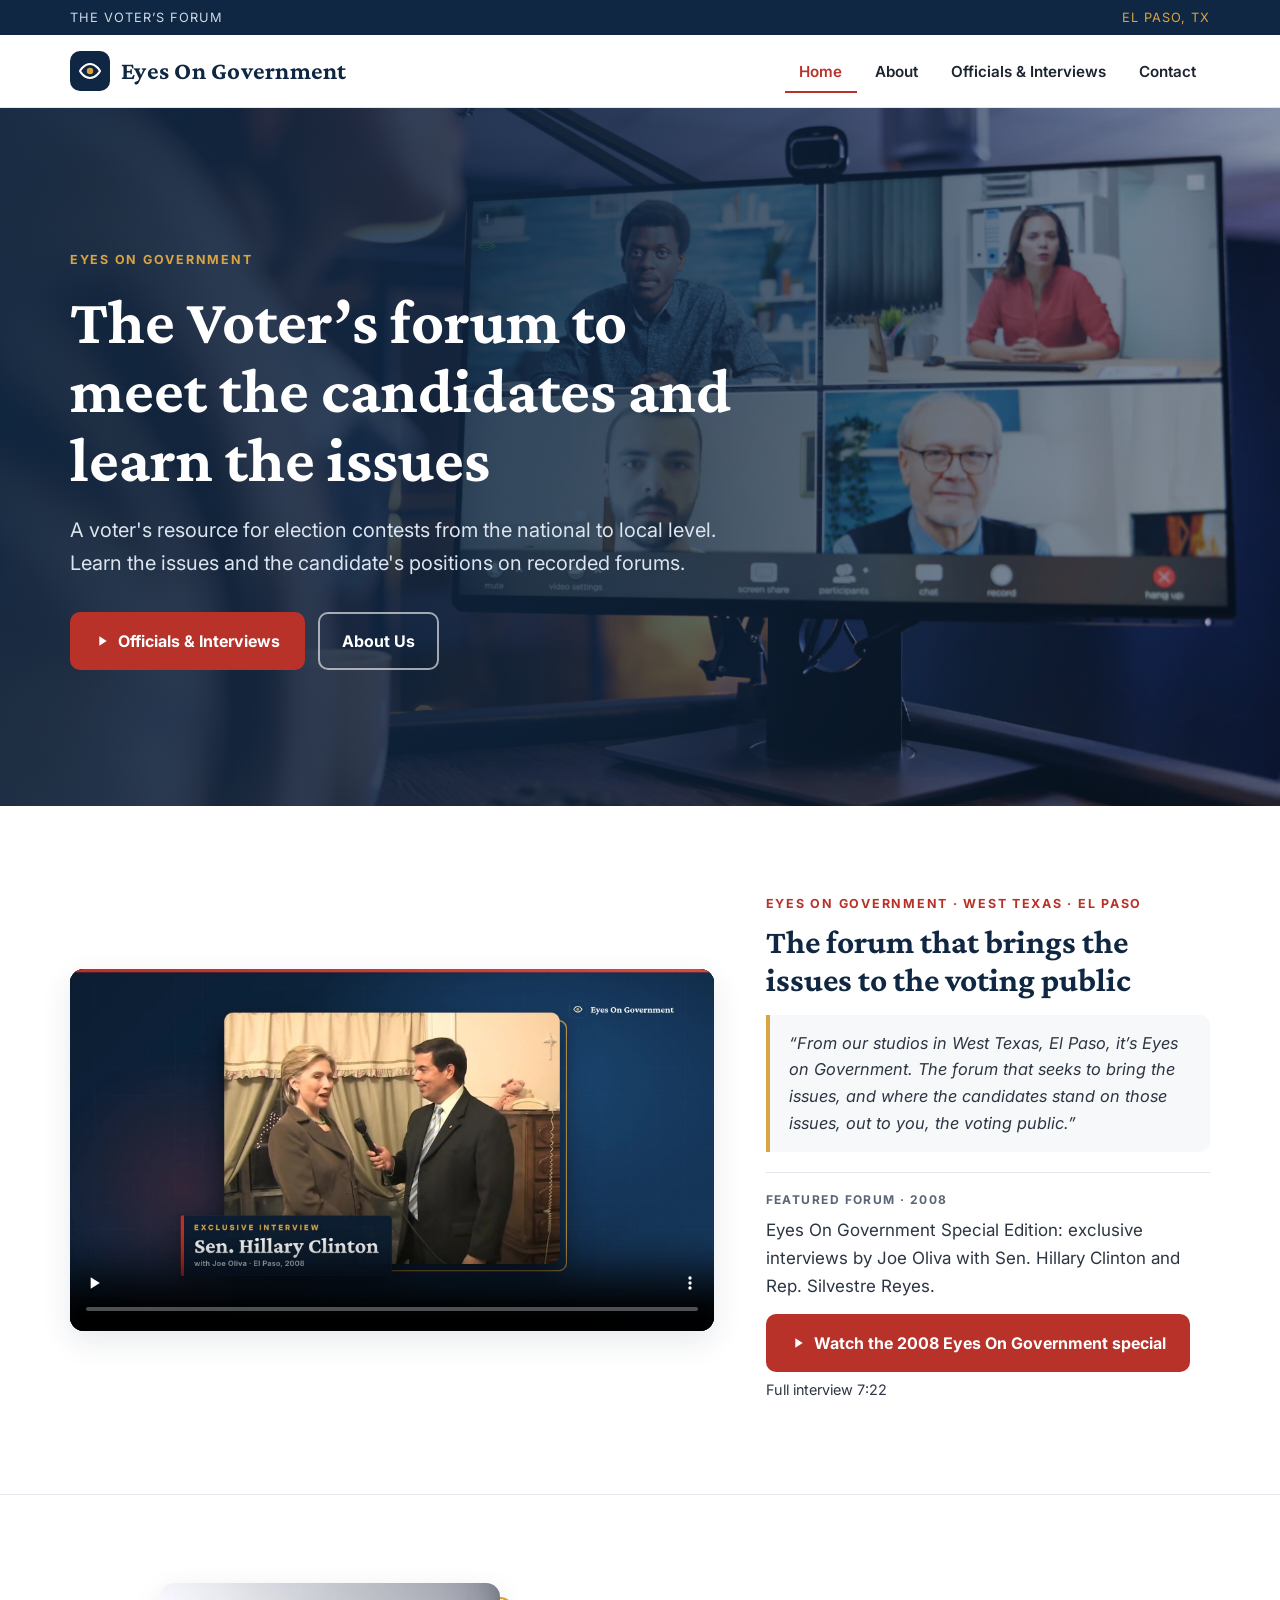
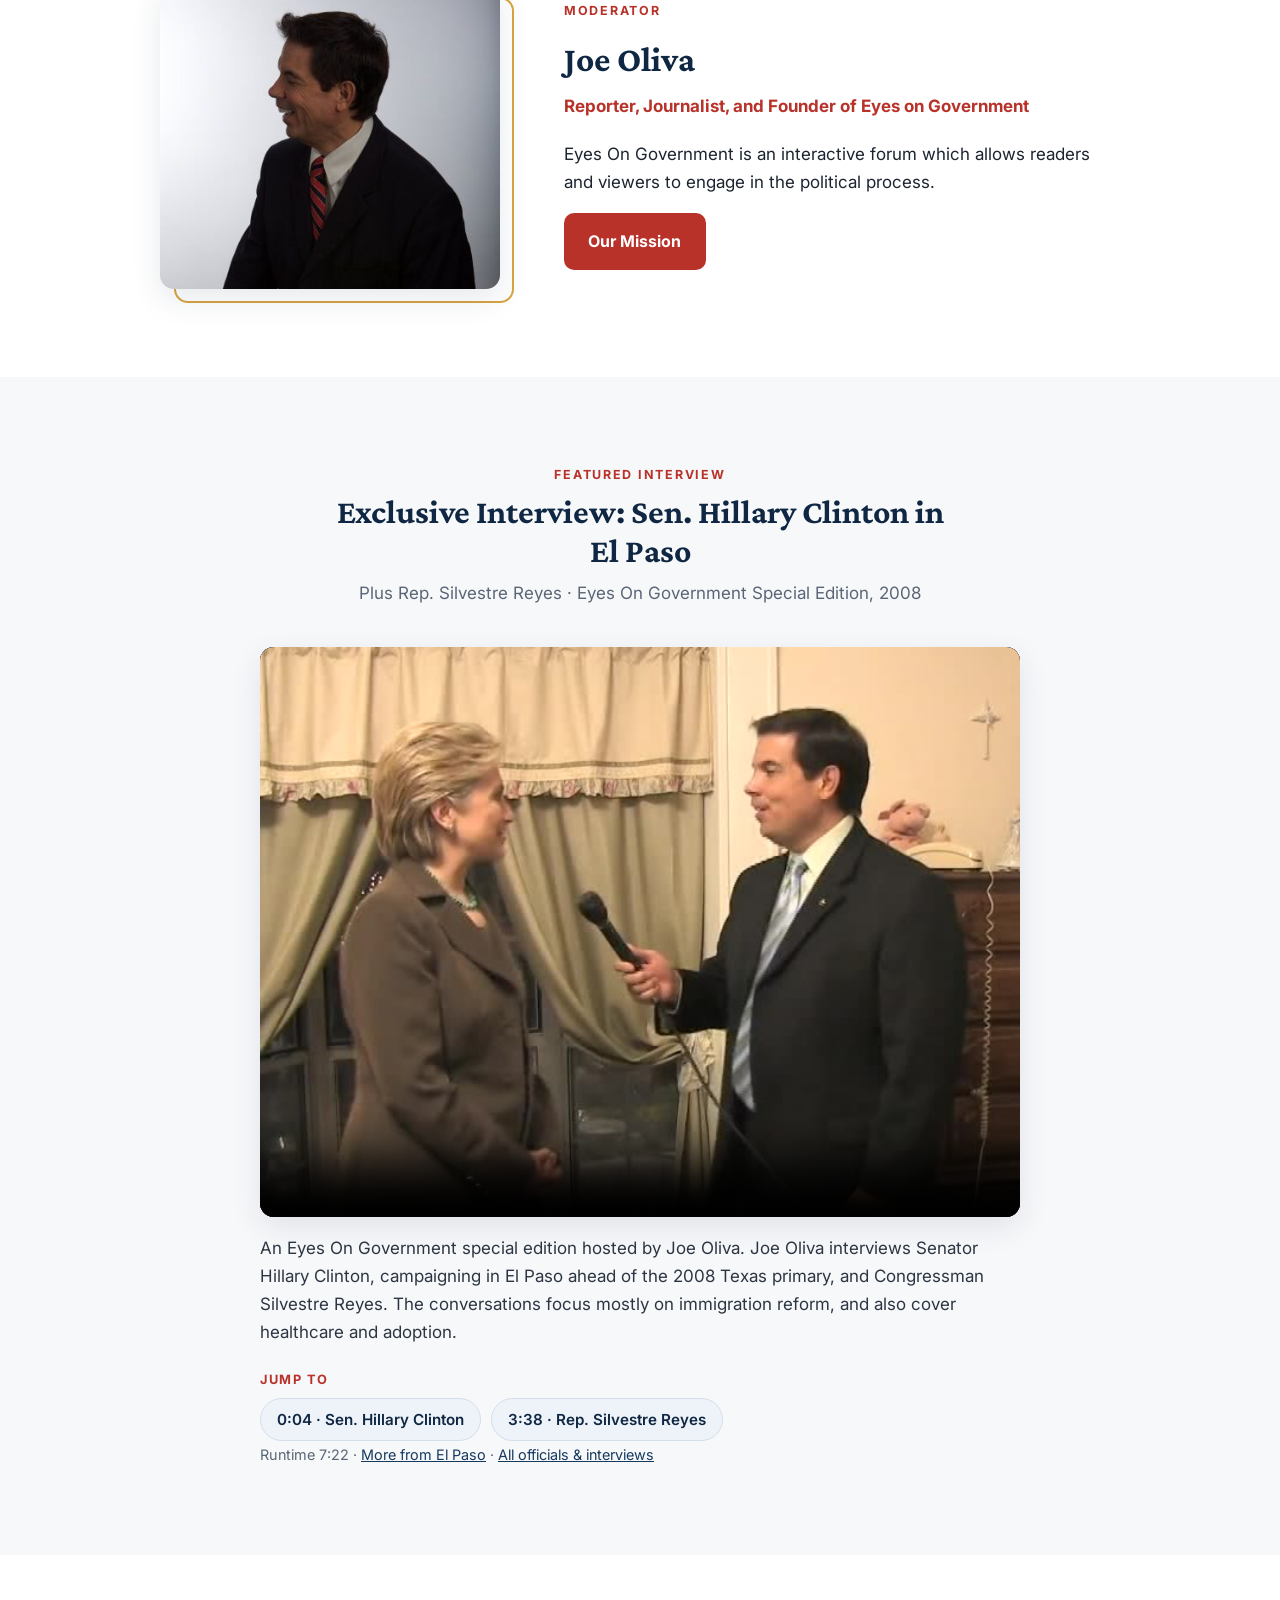
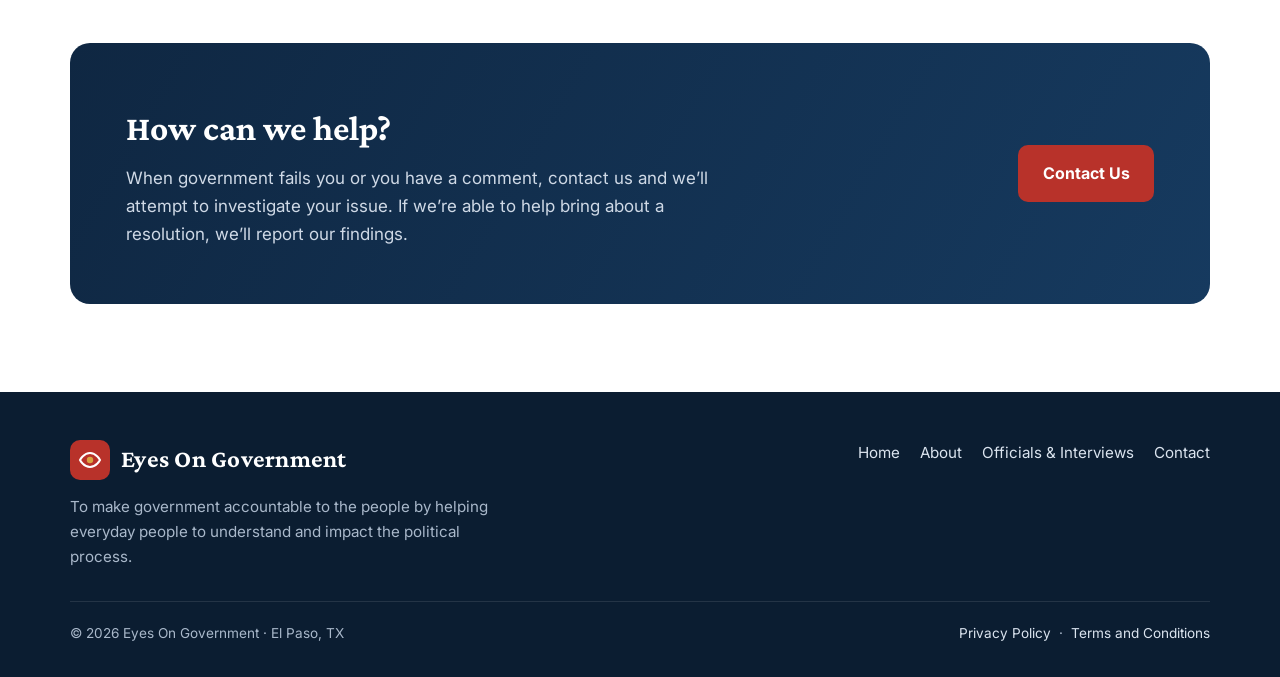
<file: index.html>
<!doctype html>
<html lang="en">
<head>
<meta charset="utf-8">
<meta name="viewport" content="width=device-width, initial-scale=1">
<title>Eyes On Government</title>
<meta name="description" content="A voter&#x27;s resource for election contests from the national to local level. Learn the issues and the candidate&#x27;s positions on recorded forums">

<link rel="canonical" href="https://eyesongovernment.com/">
<meta property="og:type" content="website">
<meta property="og:site_name" content="Eyes On Government">
<meta property="og:title" content="Eyes On Government">
<meta property="og:description" content="A voter&#x27;s resource for election contests from the national to local level. Learn the issues and the candidate&#x27;s positions on recorded forums">
<meta property="og:url" content="https://eyesongovernment.com/">
<meta property="og:image" content="https://eyesongovernment.com/assets/img/joe-oliva.jpg">
<meta name="twitter:card" content="summary_large_image">
<meta name="theme-color" content="#0f2742">
<link rel="icon" href="/favicon.svg" type="image/svg+xml">
<link rel="preconnect" href="https://fonts.googleapis.com">
<link rel="preconnect" href="https://fonts.gstatic.com" crossorigin>
<link rel="stylesheet" href="https://fonts.googleapis.com/css2?family=Crimson+Pro:wght@600;700&family=Inter:wght@400;600;700&display=swap">
<link rel="stylesheet" href="/assets/css/styles.css">
<script type="application/ld+json">{"@context": "https://schema.org", "@type": "NewsMediaOrganization", "name": "Eyes On Government", "url": "https://eyesongovernment.com/", "founder": {"@type": "Person", "name": "Joe Oliva", "jobTitle": "Reporter, Journalist, and Founder of Eyes on Government"}, "address": {"@type": "PostalAddress", "addressLocality": "El Paso", "addressRegion": "TX", "addressCountry": "US"}}</script>
</head>
<body>
<a class="skip-link" href="#main">Skip to content</a>
<div class="topbar"><div class="container"><span>The Voter&rsquo;s Forum</span><span>El Paso, TX</span></div></div>
<header class="site-header">
  <div class="container">
    <a class="brand" href="/" aria-label="Eyes On Government, home"><span class="brand-mark"><svg width="24" height="24" viewBox="0 0 24 24" fill="none" aria-hidden="true"><path d="M2 12s3.6-7 10-7 10 7 10 7-3.6 7-10 7S2 12 2 12Z" stroke="#fff" stroke-width="2"/><circle cx="12" cy="12" r="3.2" fill="#d9a441"/></svg></span><span class="brand-name">Eyes On Government</span></a>
    <button class="nav-toggle" aria-controls="primary-nav" aria-expanded="false"><span class="sr-only">Menu</span><svg width="22" height="22" viewBox="0 0 24 24" fill="none" stroke="#0f2742" stroke-width="2" aria-hidden="true"><path d="M3 6h18M3 12h18M3 18h18"/></svg></button>
    <nav class="nav" id="primary-nav" aria-label="Primary"><ul><li><a href="/" aria-current="page">Home</a></li><li><a href="/about-eyes-on-government/">About</a></li><li><a href="/officials-interviews/">Officials &amp; Interviews</a></li><li><a href="/contact/">Contact</a></li></ul></nav>
  </div>
</header>
<main id="main">

<section class="hero" aria-labelledby="hero-title" style="padding:0">
  <picture><source media="(max-width:960px)" srcset="/assets/img/hero-forum-960.jpg"><img class="bg" src="/assets/img/hero-forum-1920.jpg" alt="" width="1920" height="1280" fetchpriority="high"></picture>
  <div class="container">
    <span class="eyebrow">Eyes On Government</span>
    <h1 id="hero-title">The Voter&rsquo;s forum to meet the candidates and learn the issues</h1>
    <p class="lead">A voter&#x27;s resource for election contests from the national to local level. Learn the issues and the candidate&#x27;s positions on recorded forums.</p>
    <div class="btn-row"><a class="btn btn-primary" href="/officials-interviews/"><svg width="16" height="16" viewBox="0 0 24 24" fill="currentColor" aria-hidden="true"><path d="M8 5v14l11-7z"/></svg> Officials &amp; Interviews</a><a class="btn btn-ghost" href="/about-eyes-on-government/">About Us</a></div>
  </div>
</section>

<section class="intro-band" aria-labelledby="intro-title">
  <div class="container intro-grid">
    <div class="intro-media"><div class="native-video is-16x9"><video controls playsinline preload="none" poster="/assets/img/intro-eog-branded-v3-poster-clinton.jpg" width="1920" height="1080" aria-label="Eyes On Government intro, 20 seconds"><source src="/assets/video/intro-eog-branded-v3.mp4" type="video/mp4">Your browser can&rsquo;t play this video. <a href="/assets/video/intro-eog-branded-v3.mp4">Download the video (MP4)</a>.</video></div></div>
    <div class="intro-copy">
      <span class="kicker">Eyes On Government &middot; West Texas &middot; El Paso</span>
      <h2 id="intro-title">The forum that brings the issues to the voting public</h2>
      <blockquote>&ldquo;From our studios in West Texas, El Paso, it&rsquo;s Eyes on Government. The forum that seeks to bring the issues, and where the candidates stand on those issues, out to you, the voting public.&rdquo;</blockquote>
      <div class="featured-special">
        <span class="special-label">Featured forum &middot; 2008</span>
        <p>Eyes On Government Special Edition: exclusive interviews by Joe Oliva with Sen. Hillary Clinton and Rep. Silvestre Reyes.</p>
        <div class="btn-row"><a class="btn btn-primary" href="#featured-interview"><svg width="16" height="16" viewBox="0 0 24 24" fill="currentColor" aria-hidden="true"><path d="M8 5v14l11-7z"/></svg> Watch the 2008 Eyes On Government special</a></div>
        <p class="video-meta">Full interview 7:22</p>
      </div>
    </div>
  </div>
</section>

<section aria-labelledby="mod-title">
  <div class="container">
    <div class="moderator">
      <figure><img src="/assets/img/joe-oliva.jpg" alt="Joe Oliva, moderator of Eyes On Government" width="400" height="360" loading="lazy"></figure>
      <div>
        <span class="kicker" id="mod-title">Moderator</span>
        <h3>Joe Oliva</h3>
        <p class="role">Reporter, Journalist, and Founder of Eyes on Government</p>
        <p>Eyes On Government is an interactive forum which allows readers and viewers to engage in the political process.</p>
        <a class="btn btn-primary" href="/about-eyes-on-government/">Our Mission</a>
      </div>
    </div>
  </div>
</section>

<section id="featured-interview" class="section-alt forum-section" aria-labelledby="iv-title">
  <div class="narrow">
    <div class="section-head"><span class="kicker">Featured Interview</span><h2 id="iv-title">Exclusive Interview: Sen. Hillary Clinton in El Paso</h2><p>Plus Rep. Silvestre Reyes &middot; Eyes On Government Special Edition, 2008</p></div>
    <div class="native-video"><video id="home-forum-video" controls playsinline preload="none" data-poster="/assets/img/poster-clinton-oliva-2008.jpg" width="640" height="480" aria-label="Exclusive Interview: Sen. Hillary Clinton in El Paso, plus Rep. Silvestre Reyes, Eyes On Government 2008"><source src="/assets/video/eog-forum-2008-clinton-reyes.mp4?v=20261010-3" type="video/mp4">Your browser can&rsquo;t play this video. <a href="/assets/video/eog-forum-2008-clinton-reyes.mp4?v=20261010-3">Download the video (MP4)</a>.</video></div>
    <p class="video-description">An Eyes On Government special edition hosted by Joe Oliva. Joe Oliva interviews Senator Hillary Clinton, campaigning in El Paso ahead of the 2008 Texas primary, and Congressman Silvestre Reyes. The conversations focus mostly on immigration reform, and also cover healthcare and adoption.</p>
    <h3 class="chapters-title">Jump to</h3>
    <ul class="chapters"><li><button type="button" class="chapter" data-seek="4.4" data-target="home-forum-video">0:04 &middot; Sen. Hillary Clinton</button></li><li><button type="button" class="chapter" data-seek="218.26" data-target="home-forum-video">3:38 &middot; Rep. Silvestre Reyes</button></li></ul>
    <p class="video-meta">Runtime 7:22 &middot; <a href="/el-paso-texas/">More from El Paso</a> &middot; <a href="/officials-interviews/">All officials &amp; interviews</a></p>
  </div>
</section>

<section aria-label="Contact">
  <div class="container">
    <div class="cta">
      <div><h2>How can we help?</h2><p>When government fails you or you have a comment, contact us and we&rsquo;ll attempt to investigate your issue. If we&rsquo;re able to help bring about a resolution, we&rsquo;ll report our findings.</p></div>
      <a class="btn btn-primary" href="/contact/">Contact Us</a>
    </div>
  </div>
</section>

</main>
<footer class="site-footer">
  <div class="container">
    <div class="footer-grid">
      <div><a class="brand" href="/"><span class="brand-mark"><svg width="24" height="24" viewBox="0 0 24 24" fill="none" aria-hidden="true"><path d="M2 12s3.6-7 10-7 10 7 10 7-3.6 7-10 7S2 12 2 12Z" stroke="#fff" stroke-width="2"/><circle cx="12" cy="12" r="3.2" fill="#d9a441"/></svg></span><span class="brand-name">Eyes On Government</span></a>
      <p style="max-width:42ch;margin:.9rem 0 0">To make government accountable to the people by helping everyday people to understand and impact the political process.</p></div>
      <nav aria-label="Footer"><ul><li><a href="/" aria-current="page">Home</a></li><li><a href="/about-eyes-on-government/">About</a></li><li><a href="/officials-interviews/">Officials &amp; Interviews</a></li><li><a href="/contact/">Contact</a></li></ul></nav>
    </div>
    <!-- Social links: the original site only linked to generic homepages (facebook.com, twitter.com, instagram.com, linkedin.com, pinterest.com), not real profiles. Add real profile URLs here when the client provides them. -->
    <div class="footer-bottom"><span>&copy; 2026 Eyes On Government &middot; El Paso, TX</span><span><a href="/privacy/">Privacy Policy</a> &nbsp;&middot;&nbsp; <a href="/terms/">Terms and Conditions</a></span></div>
  </div>
</footer>
<script src="/assets/js/main.js" defer></script>
</body>
</html>
</file>
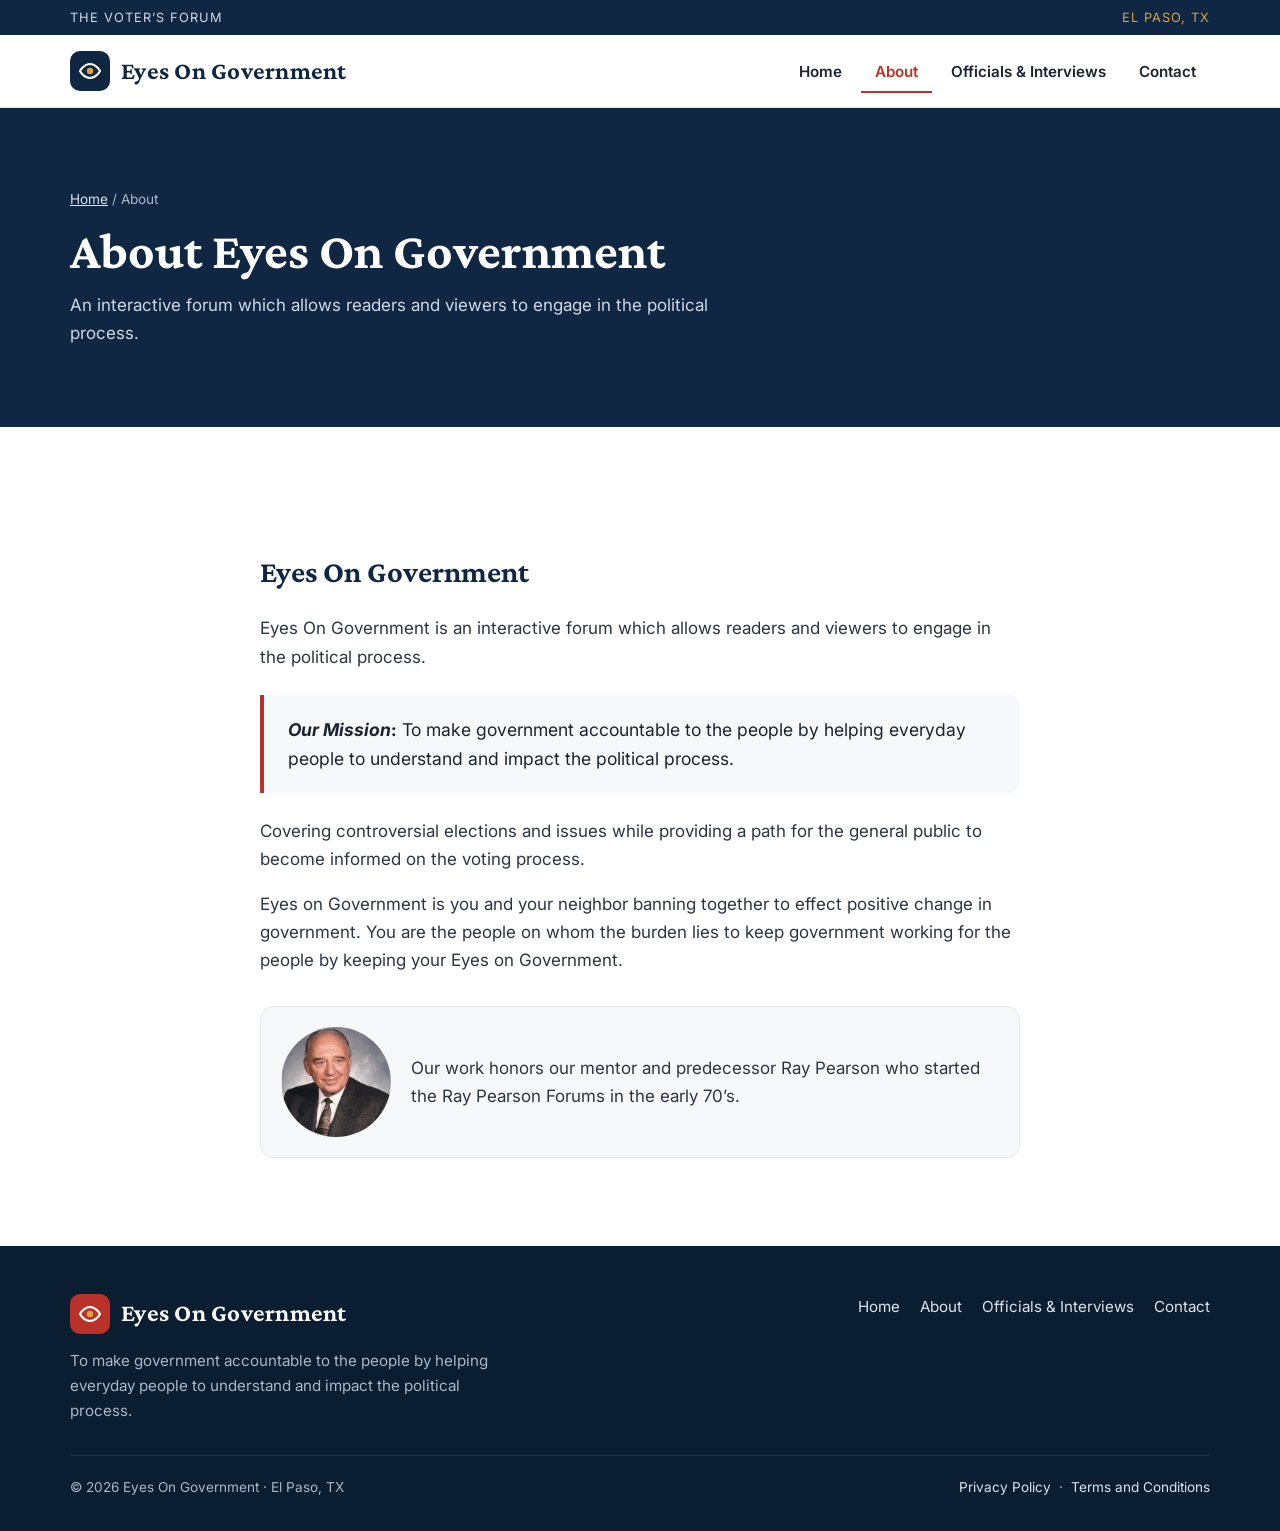
<file: about-eyes-on-government/index.html>
<!doctype html>
<html lang="en">
<head>
<meta charset="utf-8">
<meta name="viewport" content="width=device-width, initial-scale=1">
<title>About | Eyes On Government</title>
<meta name="description" content="Eyes On Government is an interactive forum which allows readers and viewers to engage in the political process. Our mission: to make government accountable to the people.">

<link rel="canonical" href="https://eyesongovernment.com/about-eyes-on-government/">
<meta property="og:type" content="website">
<meta property="og:site_name" content="Eyes On Government">
<meta property="og:title" content="About | Eyes On Government">
<meta property="og:description" content="Eyes On Government is an interactive forum which allows readers and viewers to engage in the political process. Our mission: to make government accountable to the people.">
<meta property="og:url" content="https://eyesongovernment.com/about-eyes-on-government/">
<meta property="og:image" content="https://eyesongovernment.com/assets/img/joe-oliva.jpg">
<meta name="twitter:card" content="summary_large_image">
<meta name="theme-color" content="#0f2742">
<link rel="icon" href="/favicon.svg" type="image/svg+xml">
<link rel="preconnect" href="https://fonts.googleapis.com">
<link rel="preconnect" href="https://fonts.gstatic.com" crossorigin>
<link rel="stylesheet" href="https://fonts.googleapis.com/css2?family=Crimson+Pro:wght@600;700&family=Inter:wght@400;600;700&display=swap">
<link rel="stylesheet" href="/assets/css/styles.css">
<script type="application/ld+json">{"@context": "https://schema.org", "@type": "NewsMediaOrganization", "name": "Eyes On Government", "url": "https://eyesongovernment.com/", "founder": {"@type": "Person", "name": "Joe Oliva", "jobTitle": "Reporter, Journalist, and Founder of Eyes on Government"}, "address": {"@type": "PostalAddress", "addressLocality": "El Paso", "addressRegion": "TX", "addressCountry": "US"}}</script>
</head>
<body>
<a class="skip-link" href="#main">Skip to content</a>
<div class="topbar"><div class="container"><span>The Voter&rsquo;s Forum</span><span>El Paso, TX</span></div></div>
<header class="site-header">
  <div class="container">
    <a class="brand" href="/" aria-label="Eyes On Government, home"><span class="brand-mark"><svg width="24" height="24" viewBox="0 0 24 24" fill="none" aria-hidden="true"><path d="M2 12s3.6-7 10-7 10 7 10 7-3.6 7-10 7S2 12 2 12Z" stroke="#fff" stroke-width="2"/><circle cx="12" cy="12" r="3.2" fill="#d9a441"/></svg></span><span class="brand-name">Eyes On Government</span></a>
    <button class="nav-toggle" aria-controls="primary-nav" aria-expanded="false"><span class="sr-only">Menu</span><svg width="22" height="22" viewBox="0 0 24 24" fill="none" stroke="#0f2742" stroke-width="2" aria-hidden="true"><path d="M3 6h18M3 12h18M3 18h18"/></svg></button>
    <nav class="nav" id="primary-nav" aria-label="Primary"><ul><li><a href="/">Home</a></li><li><a href="/about-eyes-on-government/" aria-current="page">About</a></li><li><a href="/officials-interviews/">Officials &amp; Interviews</a></li><li><a href="/contact/">Contact</a></li></ul></nav>
  </div>
</header>
<main id="main">

<div class="page-hero"><div class="container"><div class="crumbs"><a href="/">Home</a> / About</div><h1>About Eyes On Government</h1><p>An interactive forum which allows readers and viewers to engage in the political process.</p></div></div>
<section><div class="narrow prose">
  <h2>Eyes On Government</h2>
  <p>Eyes On Government is an interactive forum which allows readers and viewers to engage in the political process.</p>
  <blockquote><strong><em>Our Mission</em>:</strong> To make government accountable to the people by helping everyday people to understand and impact the political process.</blockquote>
  <p>Covering controversial elections and issues while providing a path for the general public to become informed on the voting process.</p>
  <p>Eyes on Government is you and your neighbor banning together to effect positive change in government. You are the people on whom the burden lies to keep government working for the people by keeping your Eyes on Government.</p>
  <div class="tribute">
    <img src="/assets/img/ray-pearson.jpg" alt="Ray Pearson" width="150" height="150" loading="lazy">
    <p>Our work honors our mentor and predecessor Ray Pearson who started the Ray Pearson Forums in the early 70&rsquo;s.</p>
  </div>
</div></section>

</main>
<footer class="site-footer">
  <div class="container">
    <div class="footer-grid">
      <div><a class="brand" href="/"><span class="brand-mark"><svg width="24" height="24" viewBox="0 0 24 24" fill="none" aria-hidden="true"><path d="M2 12s3.6-7 10-7 10 7 10 7-3.6 7-10 7S2 12 2 12Z" stroke="#fff" stroke-width="2"/><circle cx="12" cy="12" r="3.2" fill="#d9a441"/></svg></span><span class="brand-name">Eyes On Government</span></a>
      <p style="max-width:42ch;margin:.9rem 0 0">To make government accountable to the people by helping everyday people to understand and impact the political process.</p></div>
      <nav aria-label="Footer"><ul><li><a href="/">Home</a></li><li><a href="/about-eyes-on-government/" aria-current="page">About</a></li><li><a href="/officials-interviews/">Officials &amp; Interviews</a></li><li><a href="/contact/">Contact</a></li></ul></nav>
    </div>
    <!-- Social links: the original site only linked to generic homepages (facebook.com, twitter.com, instagram.com, linkedin.com, pinterest.com), not real profiles. Add real profile URLs here when the client provides them. -->
    <div class="footer-bottom"><span>&copy; 2026 Eyes On Government &middot; El Paso, TX</span><span><a href="/privacy/">Privacy Policy</a> &nbsp;&middot;&nbsp; <a href="/terms/">Terms and Conditions</a></span></div>
  </div>
</footer>
<script src="/assets/js/main.js" defer></script>
</body>
</html>
</file>
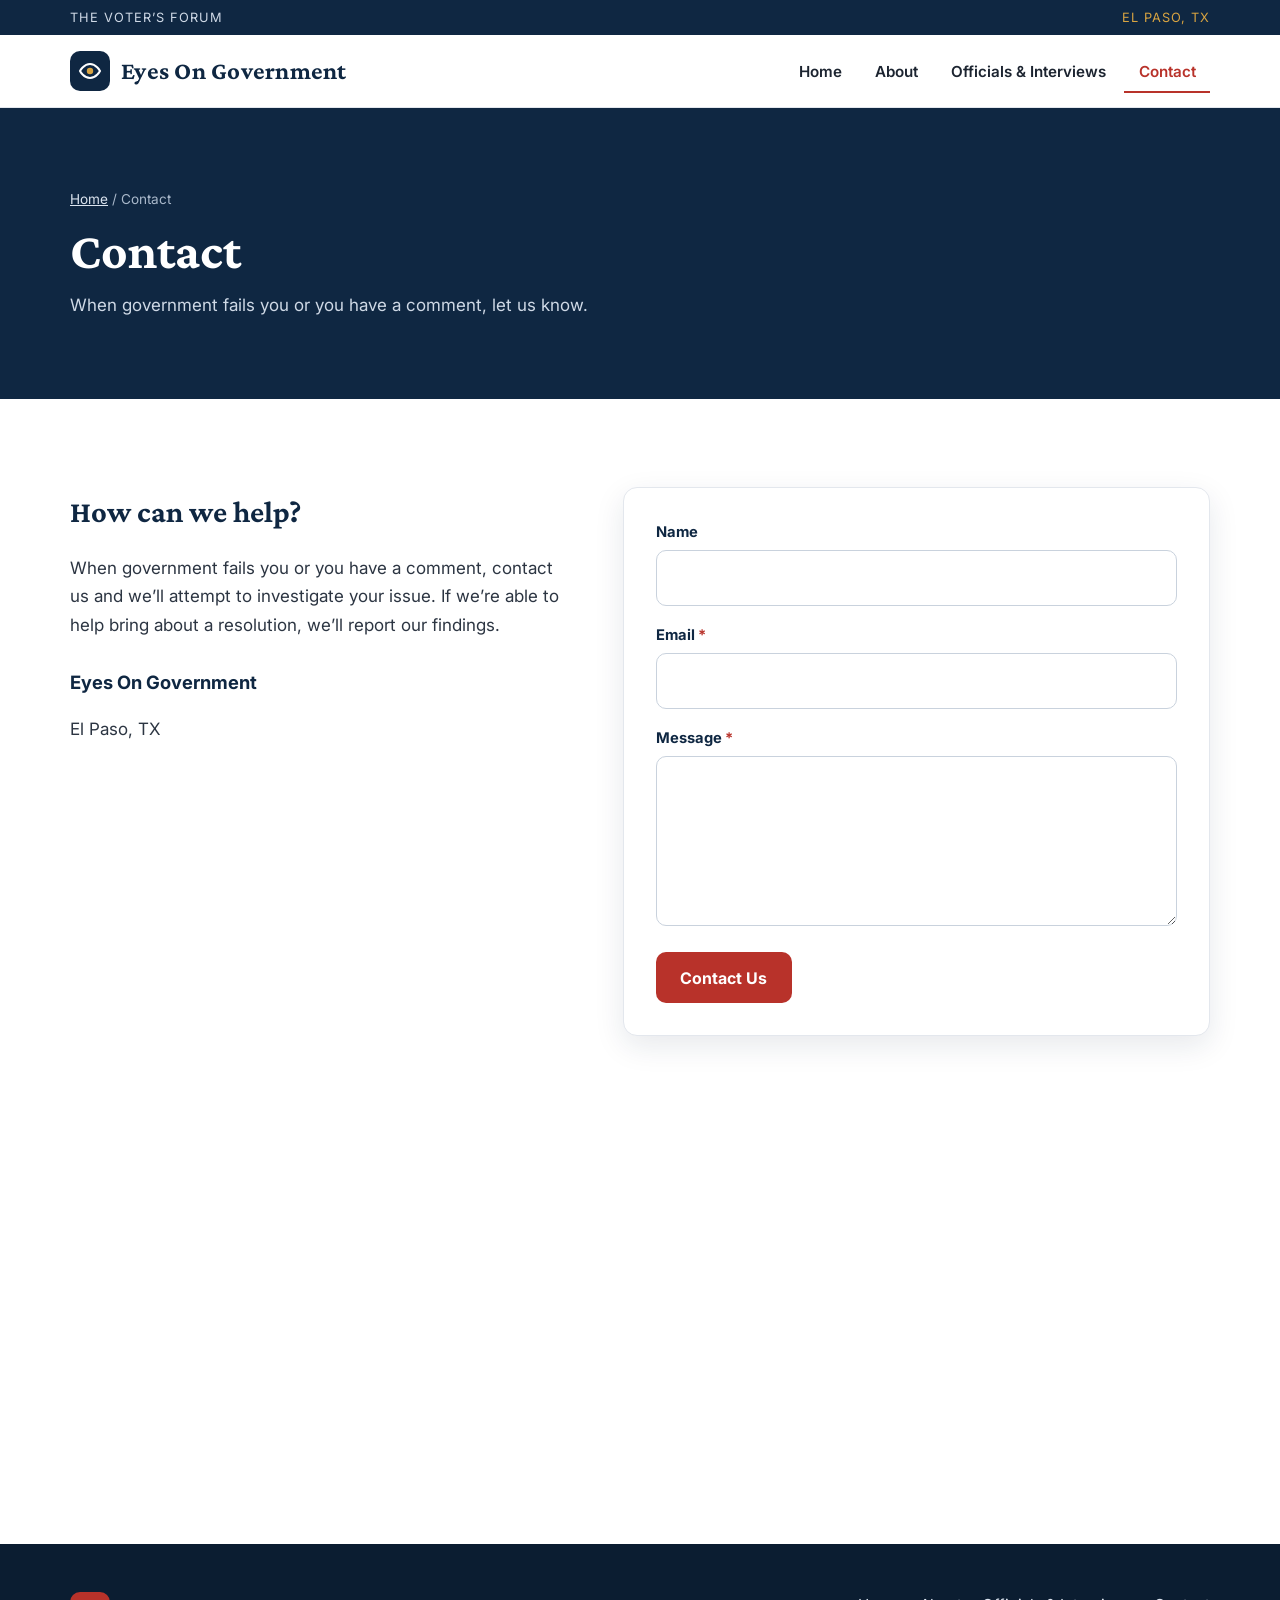
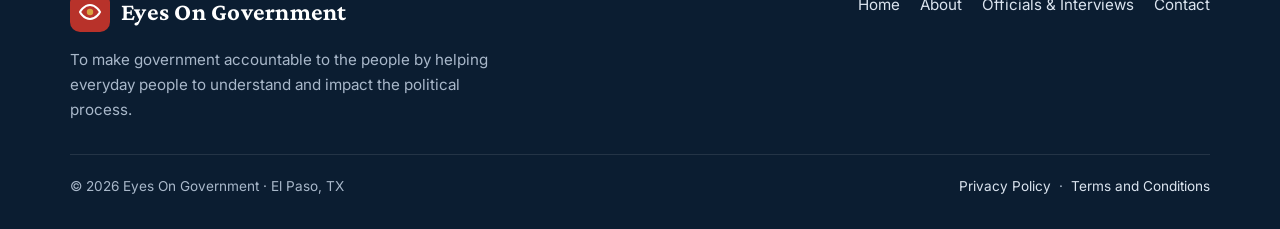
<file: contact/index.html>
<!doctype html>
<html lang="en">
<head>
<meta charset="utf-8">
<meta name="viewport" content="width=device-width, initial-scale=1">
<title>Contact | Eyes On Government</title>
<meta name="description" content="Contact Eyes On Government. When government fails you or you have a comment, contact us and we&#x27;ll attempt to investigate your issue.">

<link rel="canonical" href="https://eyesongovernment.com/contact/">
<meta property="og:type" content="website">
<meta property="og:site_name" content="Eyes On Government">
<meta property="og:title" content="Contact | Eyes On Government">
<meta property="og:description" content="Contact Eyes On Government. When government fails you or you have a comment, contact us and we&#x27;ll attempt to investigate your issue.">
<meta property="og:url" content="https://eyesongovernment.com/contact/">
<meta property="og:image" content="https://eyesongovernment.com/assets/img/joe-oliva.jpg">
<meta name="twitter:card" content="summary_large_image">
<meta name="theme-color" content="#0f2742">
<link rel="icon" href="/favicon.svg" type="image/svg+xml">
<link rel="preconnect" href="https://fonts.googleapis.com">
<link rel="preconnect" href="https://fonts.gstatic.com" crossorigin>
<link rel="stylesheet" href="https://fonts.googleapis.com/css2?family=Crimson+Pro:wght@600;700&family=Inter:wght@400;600;700&display=swap">
<link rel="stylesheet" href="/assets/css/styles.css">
<script type="application/ld+json">{"@context": "https://schema.org", "@type": "NewsMediaOrganization", "name": "Eyes On Government", "url": "https://eyesongovernment.com/", "founder": {"@type": "Person", "name": "Joe Oliva", "jobTitle": "Reporter, Journalist, and Founder of Eyes on Government"}, "address": {"@type": "PostalAddress", "addressLocality": "El Paso", "addressRegion": "TX", "addressCountry": "US"}}</script>
</head>
<body>
<a class="skip-link" href="#main">Skip to content</a>
<div class="topbar"><div class="container"><span>The Voter&rsquo;s Forum</span><span>El Paso, TX</span></div></div>
<header class="site-header">
  <div class="container">
    <a class="brand" href="/" aria-label="Eyes On Government, home"><span class="brand-mark"><svg width="24" height="24" viewBox="0 0 24 24" fill="none" aria-hidden="true"><path d="M2 12s3.6-7 10-7 10 7 10 7-3.6 7-10 7S2 12 2 12Z" stroke="#fff" stroke-width="2"/><circle cx="12" cy="12" r="3.2" fill="#d9a441"/></svg></span><span class="brand-name">Eyes On Government</span></a>
    <button class="nav-toggle" aria-controls="primary-nav" aria-expanded="false"><span class="sr-only">Menu</span><svg width="22" height="22" viewBox="0 0 24 24" fill="none" stroke="#0f2742" stroke-width="2" aria-hidden="true"><path d="M3 6h18M3 12h18M3 18h18"/></svg></button>
    <nav class="nav" id="primary-nav" aria-label="Primary"><ul><li><a href="/">Home</a></li><li><a href="/about-eyes-on-government/">About</a></li><li><a href="/officials-interviews/">Officials &amp; Interviews</a></li><li><a href="/contact/" aria-current="page">Contact</a></li></ul></nav>
  </div>
</header>
<main id="main">

<div class="page-hero"><div class="container"><div class="crumbs"><a href="/">Home</a> / Contact</div><h1>Contact</h1><p>When government fails you or you have a comment, let us know.</p></div></div>
<section><div class="container contact-grid">
  <div class="prose">
    <h2 style="margin-top:0">How can we help?</h2>
    <p>When government fails you or you have a comment, contact us and we&rsquo;ll attempt to investigate your issue. If we&rsquo;re able to help bring about a resolution, we&rsquo;ll report our findings.</p>
    <h3>Eyes On Government</h3>
    <p>El Paso, TX</p>
  </div>
  <form class="form" name="contact" method="POST" action="/contact/thanks/" data-netlify="true" netlify-honeypot="bot-field">
    <input type="hidden" name="form-name" value="contact">
    <p class="hidden"><label>Leave this empty: <input name="bot-field" tabindex="-1" autocomplete="off"></label></p>
    <div class="field"><label for="name">Name</label><input id="name" name="name" type="text" autocomplete="name"></div>
    <div class="field"><label for="email">Email <span class="req" aria-hidden="true">*</span></label><input id="email" name="email" type="email" autocomplete="email" required></div>
    <div class="field"><label for="message">Message <span class="req" aria-hidden="true">*</span></label><textarea id="message" name="message" required></textarea></div>
    <button class="btn btn-primary" type="submit">Contact Us</button>
  </form>
</div></section>
<section class="map" aria-label="Map of El Paso, Texas"><iframe title="Map of El Paso, Texas" loading="lazy" src="https://www.google.com/maps?q=El%20Paso%2C%20Texas&amp;output=embed&amp;hl=en-US&amp;z=12"></iframe></section>

</main>
<footer class="site-footer">
  <div class="container">
    <div class="footer-grid">
      <div><a class="brand" href="/"><span class="brand-mark"><svg width="24" height="24" viewBox="0 0 24 24" fill="none" aria-hidden="true"><path d="M2 12s3.6-7 10-7 10 7 10 7-3.6 7-10 7S2 12 2 12Z" stroke="#fff" stroke-width="2"/><circle cx="12" cy="12" r="3.2" fill="#d9a441"/></svg></span><span class="brand-name">Eyes On Government</span></a>
      <p style="max-width:42ch;margin:.9rem 0 0">To make government accountable to the people by helping everyday people to understand and impact the political process.</p></div>
      <nav aria-label="Footer"><ul><li><a href="/">Home</a></li><li><a href="/about-eyes-on-government/">About</a></li><li><a href="/officials-interviews/">Officials &amp; Interviews</a></li><li><a href="/contact/" aria-current="page">Contact</a></li></ul></nav>
    </div>
    <!-- Social links: the original site only linked to generic homepages (facebook.com, twitter.com, instagram.com, linkedin.com, pinterest.com), not real profiles. Add real profile URLs here when the client provides them. -->
    <div class="footer-bottom"><span>&copy; 2026 Eyes On Government &middot; El Paso, TX</span><span><a href="/privacy/">Privacy Policy</a> &nbsp;&middot;&nbsp; <a href="/terms/">Terms and Conditions</a></span></div>
  </div>
</footer>
<script src="/assets/js/main.js" defer></script>
</body>
</html>
</file>
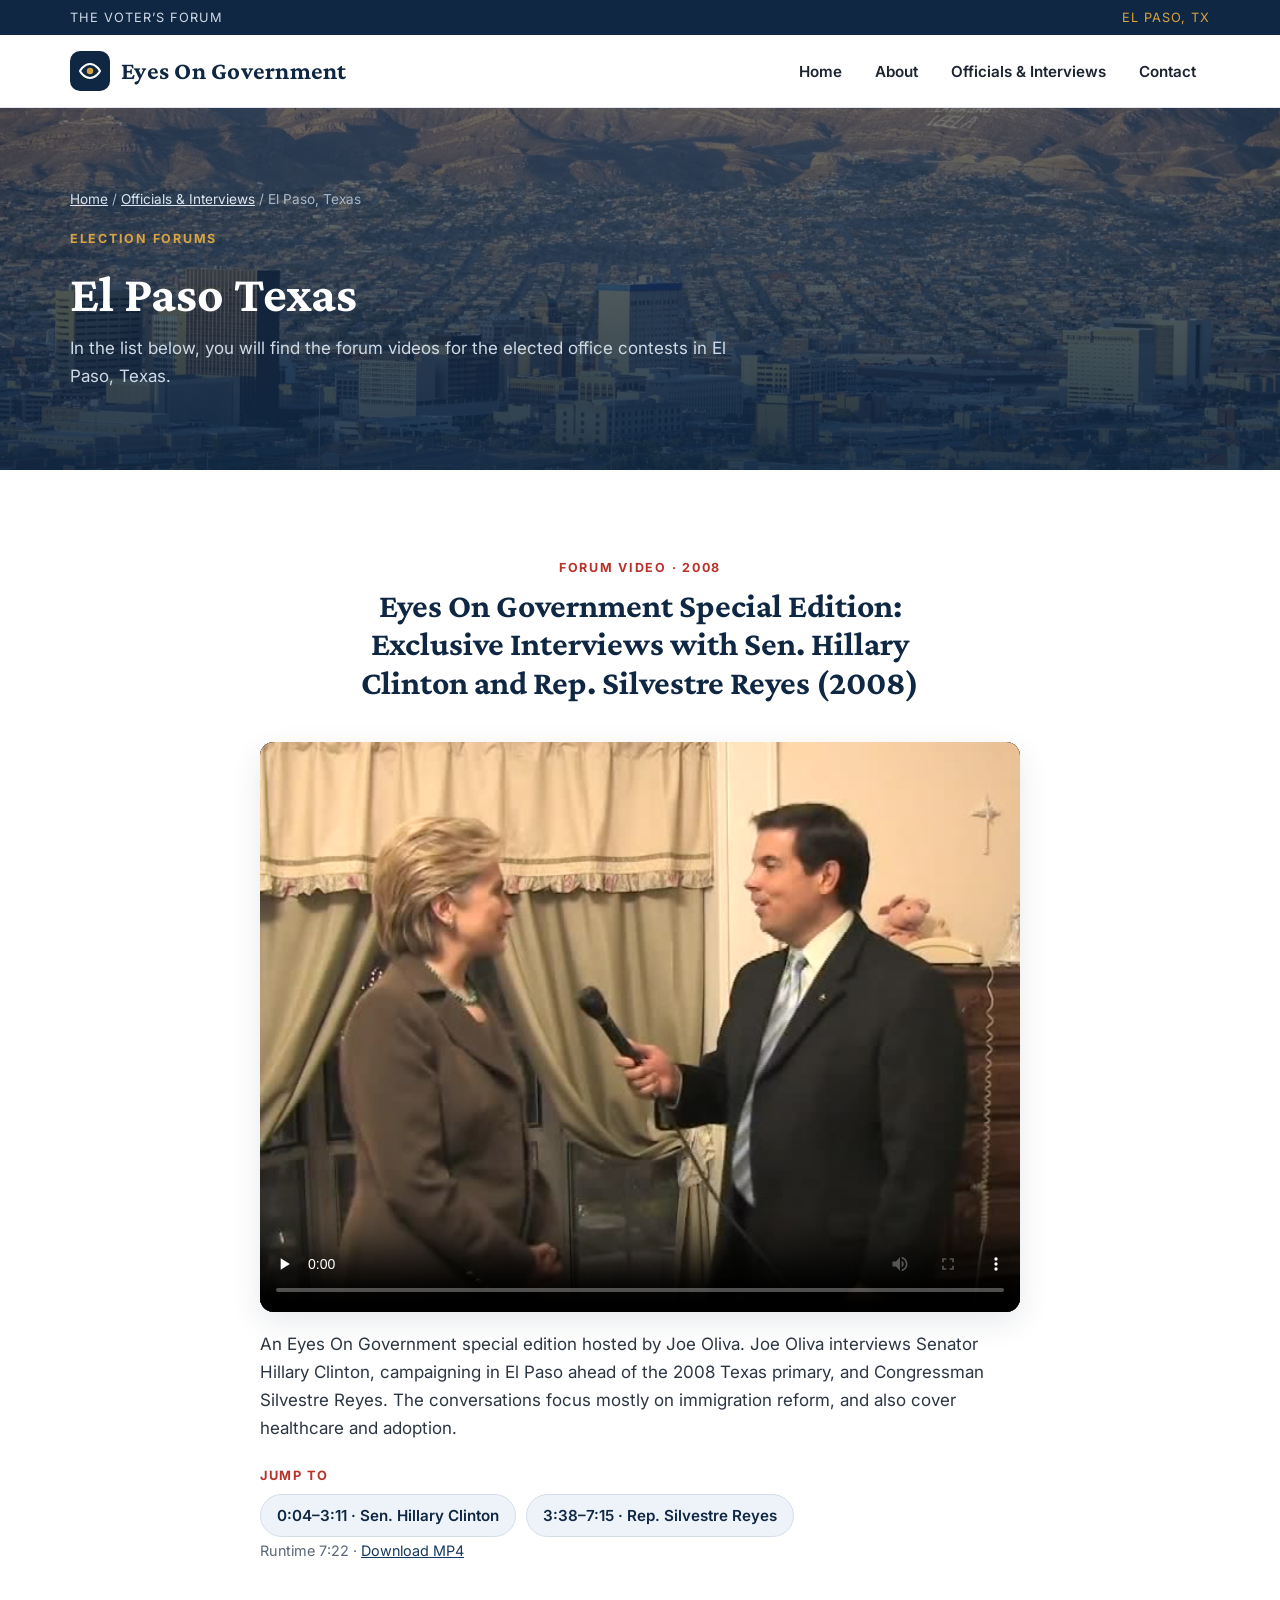
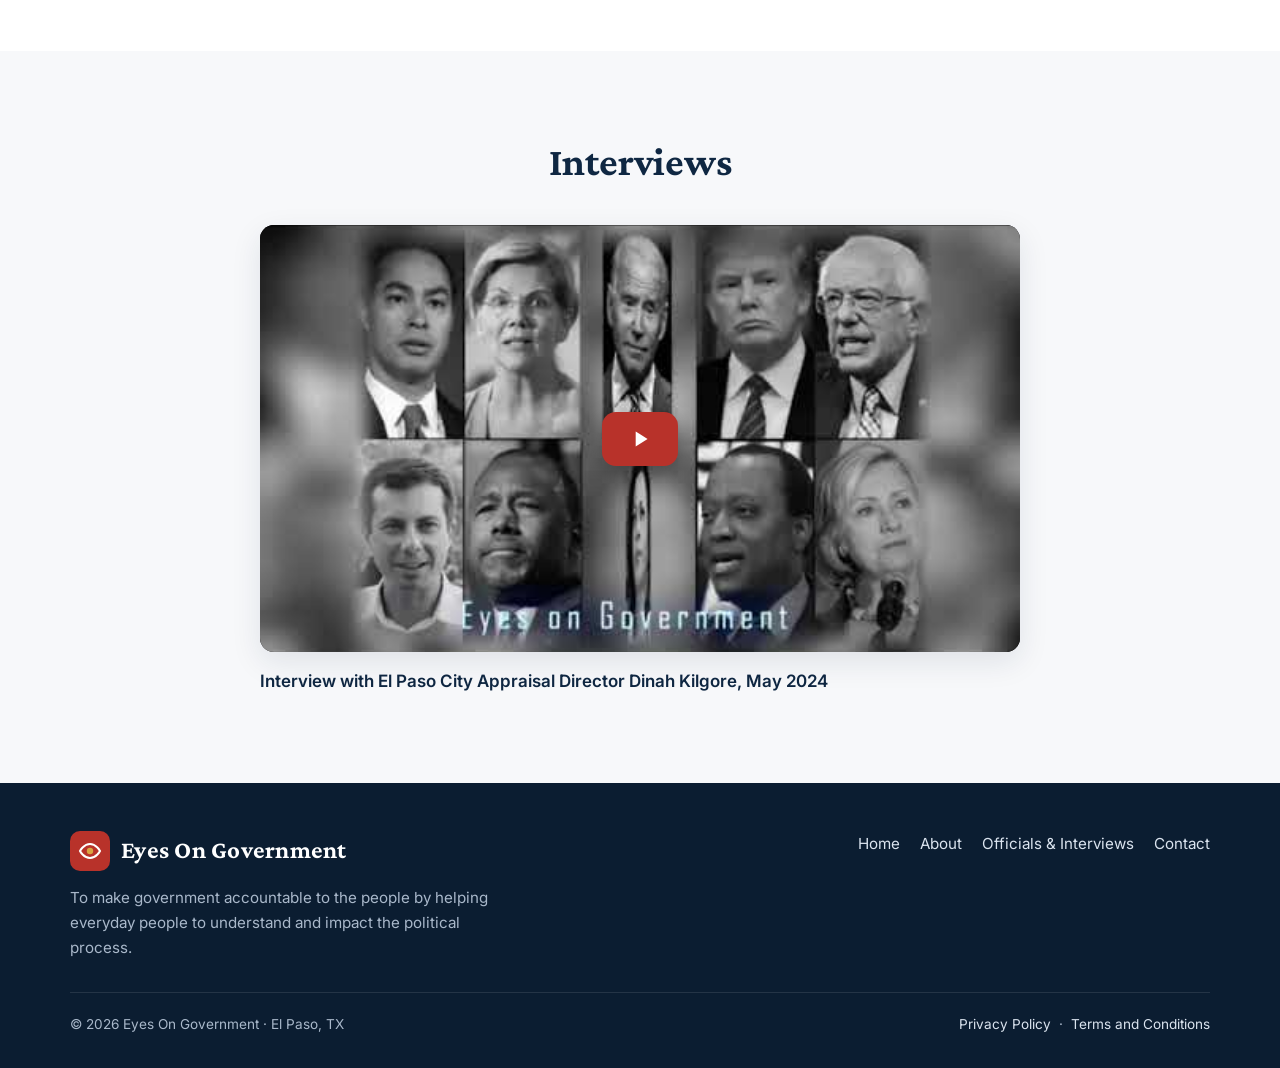
<file: el-paso-texas/index.html>
<!doctype html>
<html lang="en">
<head>
<meta charset="utf-8">
<meta name="viewport" content="width=device-width, initial-scale=1">
<title>El Paso Texas | Eyes On Government</title>
<meta name="description" content="Election forum videos and interviews for El Paso, Texas, including the 2008 Eyes On Government special edition with Sen. Hillary Clinton and Rep. Silvestre Reyes.">

<link rel="canonical" href="https://eyesongovernment.com/el-paso-texas/">
<meta property="og:type" content="website">
<meta property="og:site_name" content="Eyes On Government">
<meta property="og:title" content="El Paso Texas | Eyes On Government">
<meta property="og:description" content="Election forum videos and interviews for El Paso, Texas, including the 2008 Eyes On Government special edition with Sen. Hillary Clinton and Rep. Silvestre Reyes.">
<meta property="og:url" content="https://eyesongovernment.com/el-paso-texas/">
<meta property="og:image" content="https://eyesongovernment.com/assets/img/poster-clinton-oliva-2008.jpg">
<meta name="twitter:card" content="summary_large_image">
<meta name="theme-color" content="#0f2742">
<link rel="icon" href="/favicon.svg" type="image/svg+xml">
<link rel="preconnect" href="https://fonts.googleapis.com">
<link rel="preconnect" href="https://fonts.gstatic.com" crossorigin>
<link rel="stylesheet" href="https://fonts.googleapis.com/css2?family=Crimson+Pro:wght@600;700&family=Inter:wght@400;600;700&display=swap">
<link rel="stylesheet" href="/assets/css/styles.css">
<script type="application/ld+json">{"@context": "https://schema.org", "@type": "NewsMediaOrganization", "name": "Eyes On Government", "url": "https://eyesongovernment.com/", "founder": {"@type": "Person", "name": "Joe Oliva", "jobTitle": "Reporter, Journalist, and Founder of Eyes on Government"}, "address": {"@type": "PostalAddress", "addressLocality": "El Paso", "addressRegion": "TX", "addressCountry": "US"}}</script>
</head>
<body>
<a class="skip-link" href="#main">Skip to content</a>
<div class="topbar"><div class="container"><span>The Voter&rsquo;s Forum</span><span>El Paso, TX</span></div></div>
<header class="site-header">
  <div class="container">
    <a class="brand" href="/" aria-label="Eyes On Government, home"><span class="brand-mark"><svg width="24" height="24" viewBox="0 0 24 24" fill="none" aria-hidden="true"><path d="M2 12s3.6-7 10-7 10 7 10 7-3.6 7-10 7S2 12 2 12Z" stroke="#fff" stroke-width="2"/><circle cx="12" cy="12" r="3.2" fill="#d9a441"/></svg></span><span class="brand-name">Eyes On Government</span></a>
    <button class="nav-toggle" aria-controls="primary-nav" aria-expanded="false"><span class="sr-only">Menu</span><svg width="22" height="22" viewBox="0 0 24 24" fill="none" stroke="#0f2742" stroke-width="2" aria-hidden="true"><path d="M3 6h18M3 12h18M3 18h18"/></svg></button>
    <nav class="nav" id="primary-nav" aria-label="Primary"><ul><li><a href="/">Home</a></li><li><a href="/about-eyes-on-government/">About</a></li><li><a href="/officials-interviews/">Officials &amp; Interviews</a></li><li><a href="/contact/">Contact</a></li></ul></nav>
  </div>
</header>
<main id="main">

<div class="page-hero has-image"><picture><source media="(max-width:960px)" srcset="/assets/img/el-paso-banner-960.jpg"><img src="/assets/img/el-paso-banner-1920.jpg" alt="" width="1920" height="1241"></picture>
<div class="container"><div class="crumbs"><a href="/">Home</a> / <a href="/officials-interviews/">Officials &amp; Interviews</a> / El Paso, Texas</div><span class="eyebrow">Election Forums</span><h1>El Paso Texas</h1><p>In the list below, you will find the forum videos for the elected office contests in El Paso, Texas.</p></div></div>
<section id="eog-forum-2008" class="forum-section" aria-labelledby="forum-title"><div class="narrow">
  <div class="section-head"><span class="kicker">Forum Video &middot; 2008</span><h2 id="forum-title">Eyes On Government Special Edition: Exclusive Interviews with Sen. Hillary Clinton and Rep. Silvestre Reyes (2008)</h2></div>
  <div class="native-video"><video id="forum-video-2008" controls playsinline preload="none" data-poster="/assets/img/poster-clinton-oliva-2008.jpg" width="640" height="480" aria-label="Eyes On Government Special Edition: Exclusive Interviews with Sen. Hillary Clinton and Rep. Silvestre Reyes (2008)"><source src="/assets/video/eog-forum-2008-clinton-reyes.mp4?v=20261010-3" type="video/mp4">Your browser can&rsquo;t play this video. <a href="/assets/video/eog-forum-2008-clinton-reyes.mp4?v=20261010-3">Download the video (MP4)</a>.</video></div>
  <p class="video-description">An Eyes On Government special edition hosted by Joe Oliva. Joe Oliva interviews Senator Hillary Clinton, campaigning in El Paso ahead of the 2008 Texas primary, and Congressman Silvestre Reyes. The conversations focus mostly on immigration reform, and also cover healthcare and adoption.</p>
  <h3 class="chapters-title">Jump to</h3>
  <ul class="chapters"><li><button type="button" class="chapter" data-seek="4.4" data-target="forum-video-2008">0:04&ndash;3:11 &middot; Sen. Hillary Clinton</button></li><li><button type="button" class="chapter" data-seek="218.26" data-target="forum-video-2008">3:38&ndash;7:15 &middot; Rep. Silvestre Reyes</button></li></ul>
  <p class="video-meta">Runtime 7:22 &middot; <a href="/assets/video/eog-forum-2008-clinton-reyes.mp4?v=20261010-3" download>Download MP4</a></p>
</div></section>
<section class="section-alt"><div class="narrow">
  <div class="section-head"><h2>Interviews</h2></div>
  <div class="video" data-yt="Wpc0dJKwek0" data-title="Interview with El Paso City Appraisal Director Dinah Kilgore, May 2024">
  <img src="/assets/img/yt-wpc0djkwek0.jpg" alt="" width="480" height="360" loading="lazy">
  <button type="button" aria-label="Play video: Interview with El Paso City Appraisal Director Dinah Kilgore, May 2024"><span class="play"><svg width="26" height="26" viewBox="0 0 24 24" fill="#fff" aria-hidden="true"><path d="M8 5v14l11-7z"/></svg></span></button>
  <noscript><a href="https://www.youtube.com/watch?v=Wpc0dJKwek0">Watch on YouTube</a></noscript>
</div>
  <p class="video-caption">Interview with El Paso City Appraisal Director Dinah Kilgore, May 2024</p>
</div></section>

</main>
<footer class="site-footer">
  <div class="container">
    <div class="footer-grid">
      <div><a class="brand" href="/"><span class="brand-mark"><svg width="24" height="24" viewBox="0 0 24 24" fill="none" aria-hidden="true"><path d="M2 12s3.6-7 10-7 10 7 10 7-3.6 7-10 7S2 12 2 12Z" stroke="#fff" stroke-width="2"/><circle cx="12" cy="12" r="3.2" fill="#d9a441"/></svg></span><span class="brand-name">Eyes On Government</span></a>
      <p style="max-width:42ch;margin:.9rem 0 0">To make government accountable to the people by helping everyday people to understand and impact the political process.</p></div>
      <nav aria-label="Footer"><ul><li><a href="/">Home</a></li><li><a href="/about-eyes-on-government/">About</a></li><li><a href="/officials-interviews/">Officials &amp; Interviews</a></li><li><a href="/contact/">Contact</a></li></ul></nav>
    </div>
    <!-- Social links: the original site only linked to generic homepages (facebook.com, twitter.com, instagram.com, linkedin.com, pinterest.com), not real profiles. Add real profile URLs here when the client provides them. -->
    <div class="footer-bottom"><span>&copy; 2026 Eyes On Government &middot; El Paso, TX</span><span><a href="/privacy/">Privacy Policy</a> &nbsp;&middot;&nbsp; <a href="/terms/">Terms and Conditions</a></span></div>
  </div>
</footer>
<script src="/assets/js/main.js" defer></script>
</body>
</html>
</file>
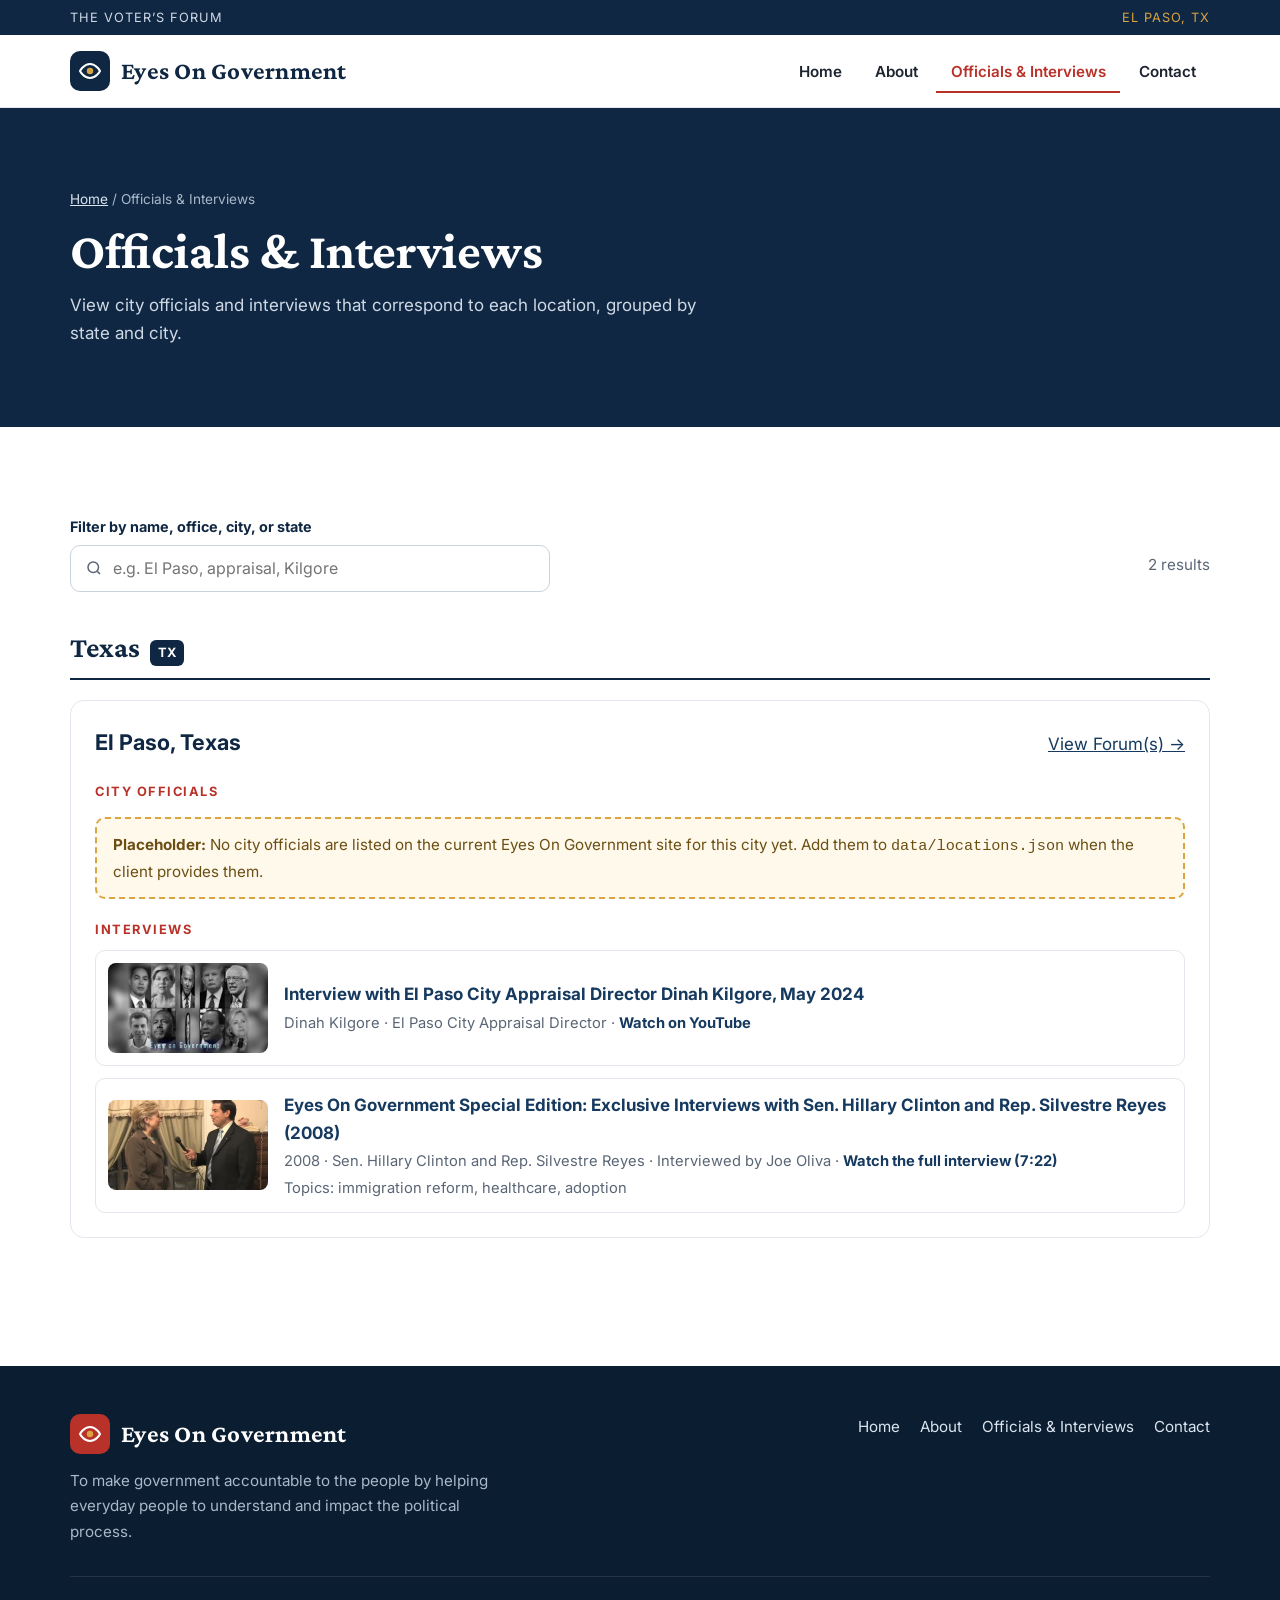
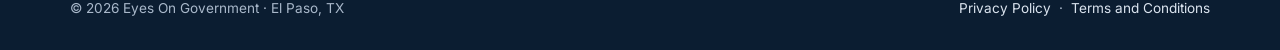
<file: officials-interviews/index.html>
<!doctype html>
<html lang="en">
<head>
<meta charset="utf-8">
<meta name="viewport" content="width=device-width, initial-scale=1">
<title>Officials & Interviews | Eyes On Government</title>
<meta name="description" content="City officials and interviews from Eyes On Government, grouped by state and city.">

<link rel="canonical" href="https://eyesongovernment.com/officials-interviews/">
<meta property="og:type" content="website">
<meta property="og:site_name" content="Eyes On Government">
<meta property="og:title" content="Officials &amp; Interviews | Eyes On Government">
<meta property="og:description" content="City officials and interviews from Eyes On Government, grouped by state and city.">
<meta property="og:url" content="https://eyesongovernment.com/officials-interviews/">
<meta property="og:image" content="https://eyesongovernment.com/assets/img/joe-oliva.jpg">
<meta name="twitter:card" content="summary_large_image">
<meta name="theme-color" content="#0f2742">
<link rel="icon" href="/favicon.svg" type="image/svg+xml">
<link rel="preconnect" href="https://fonts.googleapis.com">
<link rel="preconnect" href="https://fonts.gstatic.com" crossorigin>
<link rel="stylesheet" href="https://fonts.googleapis.com/css2?family=Crimson+Pro:wght@600;700&family=Inter:wght@400;600;700&display=swap">
<link rel="stylesheet" href="/assets/css/styles.css">
<script type="application/ld+json">{"@context": "https://schema.org", "@type": "NewsMediaOrganization", "name": "Eyes On Government", "url": "https://eyesongovernment.com/", "founder": {"@type": "Person", "name": "Joe Oliva", "jobTitle": "Reporter, Journalist, and Founder of Eyes on Government"}, "address": {"@type": "PostalAddress", "addressLocality": "El Paso", "addressRegion": "TX", "addressCountry": "US"}}</script>
</head>
<body>
<a class="skip-link" href="#main">Skip to content</a>
<div class="topbar"><div class="container"><span>The Voter&rsquo;s Forum</span><span>El Paso, TX</span></div></div>
<header class="site-header">
  <div class="container">
    <a class="brand" href="/" aria-label="Eyes On Government, home"><span class="brand-mark"><svg width="24" height="24" viewBox="0 0 24 24" fill="none" aria-hidden="true"><path d="M2 12s3.6-7 10-7 10 7 10 7-3.6 7-10 7S2 12 2 12Z" stroke="#fff" stroke-width="2"/><circle cx="12" cy="12" r="3.2" fill="#d9a441"/></svg></span><span class="brand-name">Eyes On Government</span></a>
    <button class="nav-toggle" aria-controls="primary-nav" aria-expanded="false"><span class="sr-only">Menu</span><svg width="22" height="22" viewBox="0 0 24 24" fill="none" stroke="#0f2742" stroke-width="2" aria-hidden="true"><path d="M3 6h18M3 12h18M3 18h18"/></svg></button>
    <nav class="nav" id="primary-nav" aria-label="Primary"><ul><li><a href="/">Home</a></li><li><a href="/about-eyes-on-government/">About</a></li><li><a href="/officials-interviews/" aria-current="page">Officials &amp; Interviews</a></li><li><a href="/contact/">Contact</a></li></ul></nav>
  </div>
</header>
<main id="main">

<div class="page-hero"><div class="container"><div class="crumbs"><a href="/">Home</a> / Officials &amp; Interviews</div><h1>Officials &amp; Interviews</h1><p>View city officials and interviews that correspond to each location, grouped by state and city.</p></div></div>
<section><div class="container">
  <div class="toolbar">
    <div class="search" role="search"><label for="dir-search">Filter by name, office, city, or state</label><input id="dir-search" type="search" placeholder="e.g. El Paso, appraisal, Kilgore" autocomplete="off"></div>
    <p class="count" id="dir-count" aria-live="polite"></p>
  </div>
  <div class="state-group" data-state="Texas TX"><h2>Texas <small>TX</small></h2><article class="city" data-city="El Paso" aria-labelledby="city-el-paso-texas">
      <div class="city-head"><h3 id="city-el-paso-texas">El Paso, Texas</h3><a href="/el-paso-texas/">View Forum(s) &rarr;</a></div>
      <h4>City Officials</h4>
      <p class="placeholder"><strong>Placeholder:</strong> No city officials are listed on the current Eyes On Government site for this city yet. Add them to <code>data/locations.json</code> when the client provides them.</p>
      <h4>Interviews</h4>
      <ul class="list"><li class="item" data-search="Interview with El Paso City Appraisal Director Dinah Kilgore, May 2024 Dinah Kilgore El Paso City Appraisal Director 2024-05  "><a href="/el-paso-texas/" tabindex="-1" aria-hidden="true"><img src="/assets/img/yt-wpc0djkwek0.jpg" alt="" width="480" height="360" loading="lazy"></a><div><a href="/el-paso-texas/">Interview with El Paso City Appraisal Director Dinah Kilgore, May 2024</a><p>Dinah Kilgore &middot; El Paso City Appraisal Director &middot; <a href="https://www.youtube.com/watch?v=Wpc0dJKwek0" rel="noopener" target="_blank">Watch on YouTube<span class="sr-only"> (opens in a new tab)</span></a></p></div></li><li class="item" data-search="Eyes On Government Special Edition: Exclusive Interviews with Sen. Hillary Clinton and Rep. Silvestre Reyes (2008) Sen. Hillary Clinton and Rep. Silvestre Reyes Interviewed by Joe Oliva 2008 immigration reform healthcare adoption An Eyes On Government special edition hosted by Joe Oliva. Joe Oliva interviews Senator Hillary Clinton, campaigning in El Paso ahead of the 2008 Texas primary, and Congressman Silvestre Reyes. The conversations focus mostly on immigration reform, and also cover healthcare and adoption."><a href="/el-paso-texas/#eog-forum-2008" tabindex="-1" aria-hidden="true"><img src="/assets/img/poster-clinton-oliva-2008.jpg" alt="" width="480" height="360" loading="lazy"></a><div><a href="/el-paso-texas/#eog-forum-2008">Eyes On Government Special Edition: Exclusive Interviews with Sen. Hillary Clinton and Rep. Silvestre Reyes (2008)</a><p>2008 &middot; Sen. Hillary Clinton and Rep. Silvestre Reyes &middot; Interviewed by Joe Oliva &middot; <a href="/el-paso-texas/#eog-forum-2008">Watch the full interview (7:22)</a></p><p>Topics: immigration reform, healthcare, adoption</p></div></li></ul>
    </article></div>
  <p class="empty" id="dir-empty" hidden>No matches. Try a different search.</p>
</div></section>

</main>
<footer class="site-footer">
  <div class="container">
    <div class="footer-grid">
      <div><a class="brand" href="/"><span class="brand-mark"><svg width="24" height="24" viewBox="0 0 24 24" fill="none" aria-hidden="true"><path d="M2 12s3.6-7 10-7 10 7 10 7-3.6 7-10 7S2 12 2 12Z" stroke="#fff" stroke-width="2"/><circle cx="12" cy="12" r="3.2" fill="#d9a441"/></svg></span><span class="brand-name">Eyes On Government</span></a>
      <p style="max-width:42ch;margin:.9rem 0 0">To make government accountable to the people by helping everyday people to understand and impact the political process.</p></div>
      <nav aria-label="Footer"><ul><li><a href="/">Home</a></li><li><a href="/about-eyes-on-government/">About</a></li><li><a href="/officials-interviews/" aria-current="page">Officials &amp; Interviews</a></li><li><a href="/contact/">Contact</a></li></ul></nav>
    </div>
    <!-- Social links: the original site only linked to generic homepages (facebook.com, twitter.com, instagram.com, linkedin.com, pinterest.com), not real profiles. Add real profile URLs here when the client provides them. -->
    <div class="footer-bottom"><span>&copy; 2026 Eyes On Government &middot; El Paso, TX</span><span><a href="/privacy/">Privacy Policy</a> &nbsp;&middot;&nbsp; <a href="/terms/">Terms and Conditions</a></span></div>
  </div>
</footer>
<script src="/assets/js/main.js" defer></script>
</body>
</html>
</file>
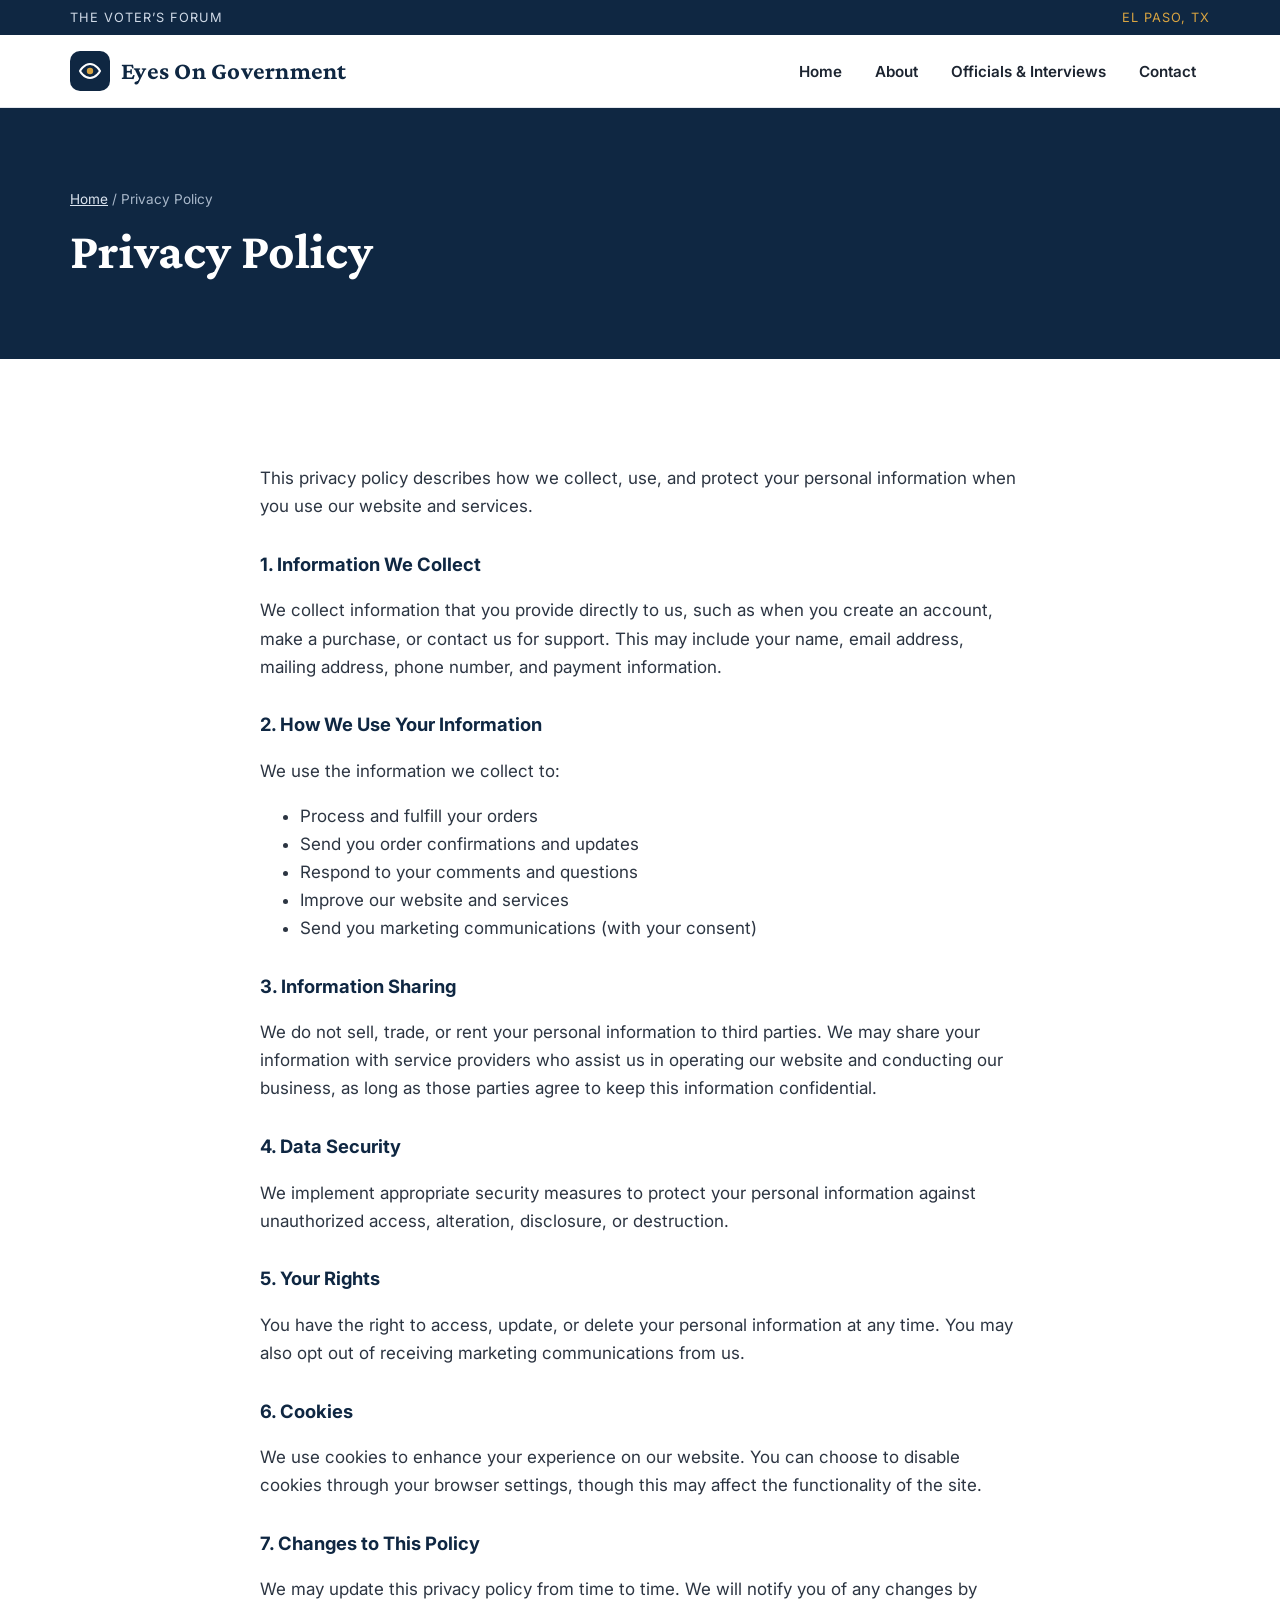
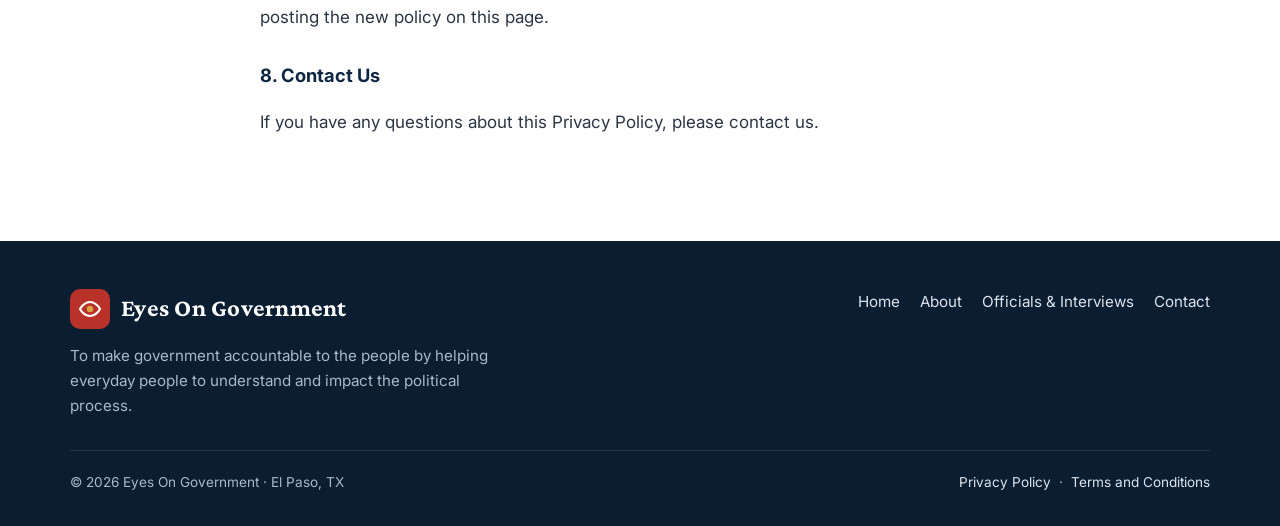
<file: privacy/index.html>
<!doctype html>
<html lang="en">
<head>
<meta charset="utf-8">
<meta name="viewport" content="width=device-width, initial-scale=1">
<title>Privacy Policy | Eyes On Government</title>
<meta name="description" content="Eyes On Government privacy policy.">

<link rel="canonical" href="https://eyesongovernment.com/privacy/">
<meta property="og:type" content="website">
<meta property="og:site_name" content="Eyes On Government">
<meta property="og:title" content="Privacy Policy | Eyes On Government">
<meta property="og:description" content="Eyes On Government privacy policy.">
<meta property="og:url" content="https://eyesongovernment.com/privacy/">
<meta property="og:image" content="https://eyesongovernment.com/assets/img/joe-oliva.jpg">
<meta name="twitter:card" content="summary_large_image">
<meta name="theme-color" content="#0f2742">
<link rel="icon" href="/favicon.svg" type="image/svg+xml">
<link rel="preconnect" href="https://fonts.googleapis.com">
<link rel="preconnect" href="https://fonts.gstatic.com" crossorigin>
<link rel="stylesheet" href="https://fonts.googleapis.com/css2?family=Crimson+Pro:wght@600;700&family=Inter:wght@400;600;700&display=swap">
<link rel="stylesheet" href="/assets/css/styles.css">
<script type="application/ld+json">{"@context": "https://schema.org", "@type": "NewsMediaOrganization", "name": "Eyes On Government", "url": "https://eyesongovernment.com/", "founder": {"@type": "Person", "name": "Joe Oliva", "jobTitle": "Reporter, Journalist, and Founder of Eyes on Government"}, "address": {"@type": "PostalAddress", "addressLocality": "El Paso", "addressRegion": "TX", "addressCountry": "US"}}</script>
</head>
<body>
<a class="skip-link" href="#main">Skip to content</a>
<div class="topbar"><div class="container"><span>The Voter&rsquo;s Forum</span><span>El Paso, TX</span></div></div>
<header class="site-header">
  <div class="container">
    <a class="brand" href="/" aria-label="Eyes On Government, home"><span class="brand-mark"><svg width="24" height="24" viewBox="0 0 24 24" fill="none" aria-hidden="true"><path d="M2 12s3.6-7 10-7 10 7 10 7-3.6 7-10 7S2 12 2 12Z" stroke="#fff" stroke-width="2"/><circle cx="12" cy="12" r="3.2" fill="#d9a441"/></svg></span><span class="brand-name">Eyes On Government</span></a>
    <button class="nav-toggle" aria-controls="primary-nav" aria-expanded="false"><span class="sr-only">Menu</span><svg width="22" height="22" viewBox="0 0 24 24" fill="none" stroke="#0f2742" stroke-width="2" aria-hidden="true"><path d="M3 6h18M3 12h18M3 18h18"/></svg></button>
    <nav class="nav" id="primary-nav" aria-label="Primary"><ul><li><a href="/">Home</a></li><li><a href="/about-eyes-on-government/">About</a></li><li><a href="/officials-interviews/">Officials &amp; Interviews</a></li><li><a href="/contact/">Contact</a></li></ul></nav>
  </div>
</header>
<main id="main">
<div class="page-hero"><div class="container"><div class="crumbs"><a href="/">Home</a> / Privacy Policy</div><h1>Privacy Policy</h1></div></div><section><div class="narrow prose"><p>This privacy policy describes how we collect, use, and protect your personal information when you use our website and services.</p>
<h3>1. Information We Collect</h3>
<p>We collect information that you provide directly to us, such as when you create an account, make a purchase, or contact us for support. This may include your name, email address, mailing address, phone number, and payment information.</p>
<h3>2. How We Use Your Information</h3>
<p>We use the information we collect to:</p>
<ul>
<li>Process and fulfill your orders</li>
<li>Send you order confirmations and updates</li>
<li>Respond to your comments and questions</li>
<li>Improve our website and services</li>
<li>Send you marketing communications (with your consent)</li>
</ul>
<h3>3. Information Sharing</h3>
<p>We do not sell, trade, or rent your personal information to third parties. We may share your information with service providers who assist us in operating our website and conducting our business, as long as those parties agree to keep this information confidential.</p>
<h3>4. Data Security</h3>
<p>We implement appropriate security measures to protect your personal information against unauthorized access, alteration, disclosure, or destruction.</p>
<h3>5. Your Rights</h3>
<p>You have the right to access, update, or delete your personal information at any time. You may also opt out of receiving marketing communications from us.</p>
<h3>6. Cookies</h3>
<p>We use cookies to enhance your experience on our website. You can choose to disable cookies through your browser settings, though this may affect the functionality of the site.</p>
<h3>7. Changes to This Policy</h3>
<p>We may update this privacy policy from time to time. We will notify you of any changes by posting the new policy on this page.</p>
<h3>8. Contact Us</h3>
<p>If you have any questions about this Privacy Policy, please contact us.</p></div></section>
</main>
<footer class="site-footer">
  <div class="container">
    <div class="footer-grid">
      <div><a class="brand" href="/"><span class="brand-mark"><svg width="24" height="24" viewBox="0 0 24 24" fill="none" aria-hidden="true"><path d="M2 12s3.6-7 10-7 10 7 10 7-3.6 7-10 7S2 12 2 12Z" stroke="#fff" stroke-width="2"/><circle cx="12" cy="12" r="3.2" fill="#d9a441"/></svg></span><span class="brand-name">Eyes On Government</span></a>
      <p style="max-width:42ch;margin:.9rem 0 0">To make government accountable to the people by helping everyday people to understand and impact the political process.</p></div>
      <nav aria-label="Footer"><ul><li><a href="/">Home</a></li><li><a href="/about-eyes-on-government/">About</a></li><li><a href="/officials-interviews/">Officials &amp; Interviews</a></li><li><a href="/contact/">Contact</a></li></ul></nav>
    </div>
    <!-- Social links: the original site only linked to generic homepages (facebook.com, twitter.com, instagram.com, linkedin.com, pinterest.com), not real profiles. Add real profile URLs here when the client provides them. -->
    <div class="footer-bottom"><span>&copy; 2026 Eyes On Government &middot; El Paso, TX</span><span><a href="/privacy/">Privacy Policy</a> &nbsp;&middot;&nbsp; <a href="/terms/">Terms and Conditions</a></span></div>
  </div>
</footer>
<script src="/assets/js/main.js" defer></script>
</body>
</html>
</file>
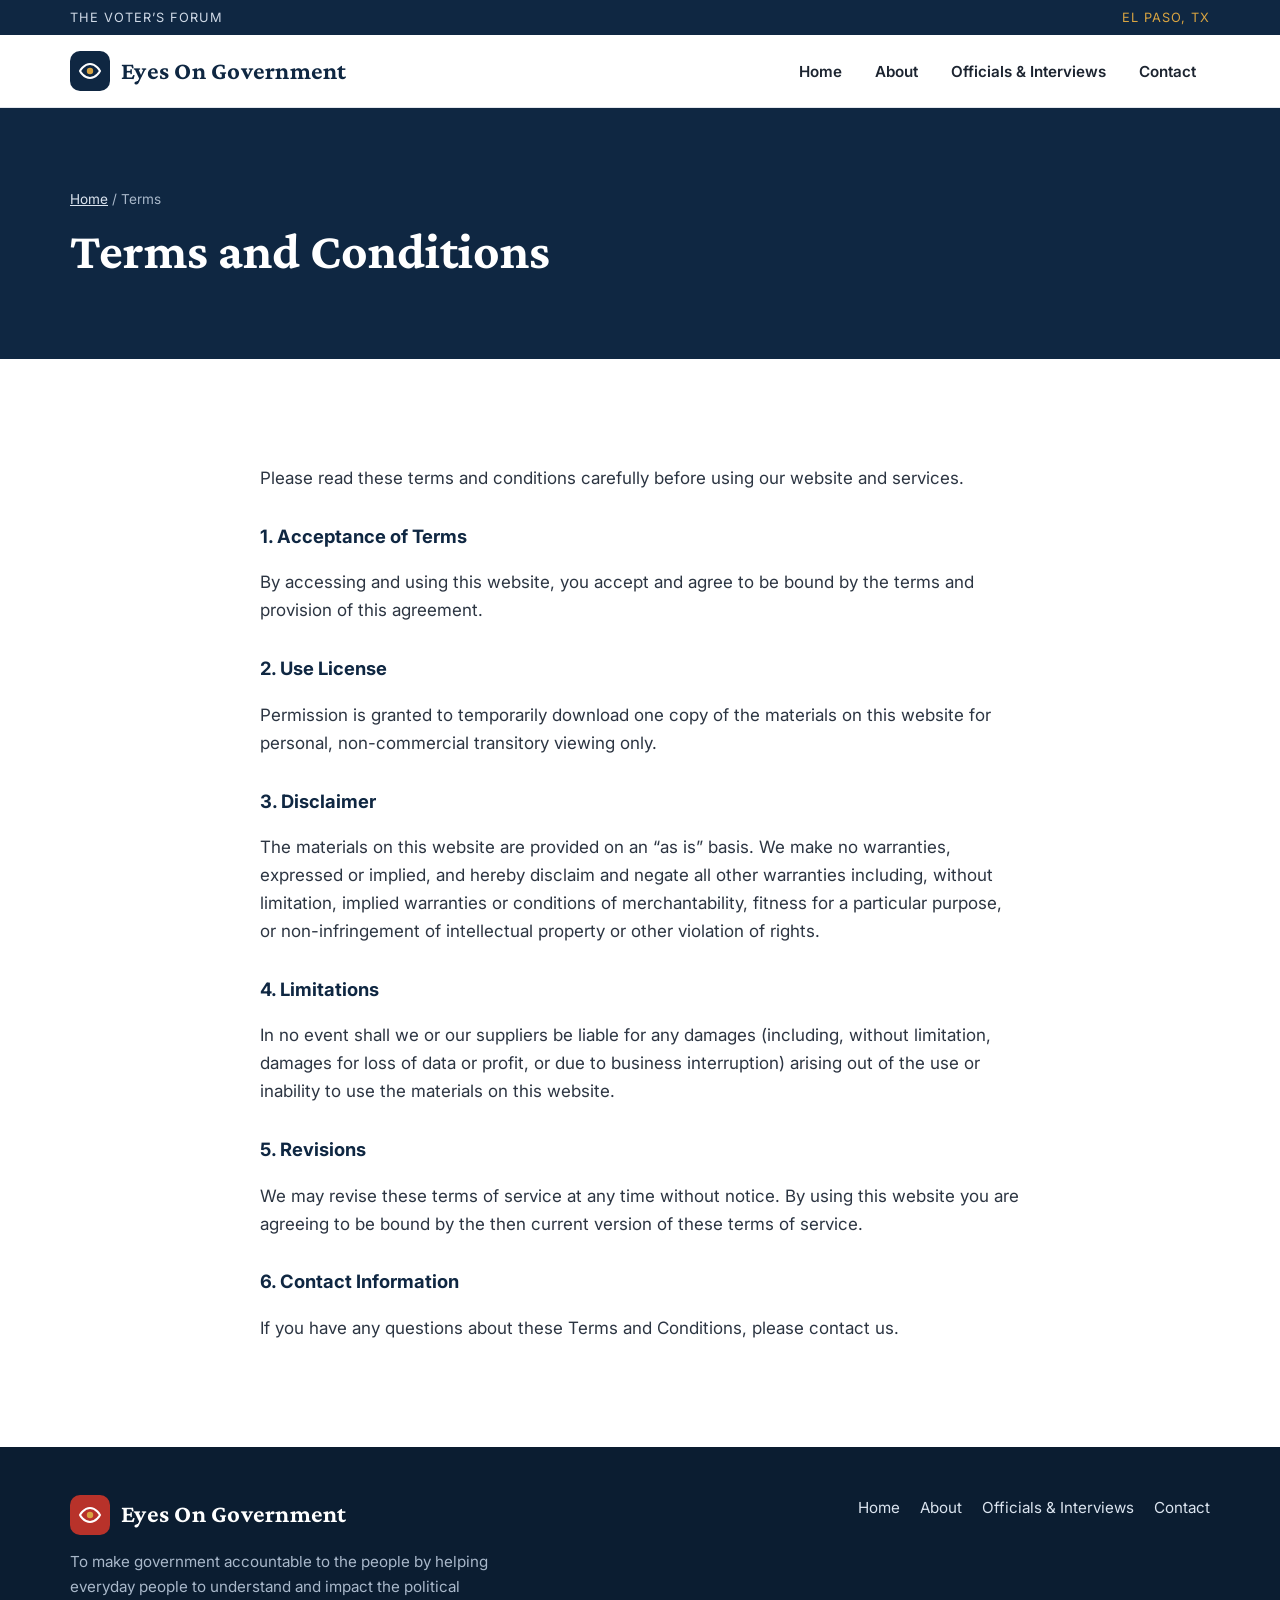
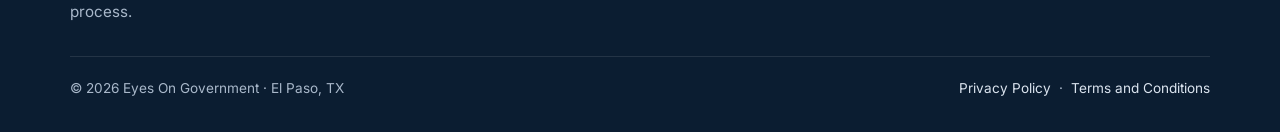
<file: terms/index.html>
<!doctype html>
<html lang="en">
<head>
<meta charset="utf-8">
<meta name="viewport" content="width=device-width, initial-scale=1">
<title>Terms and Conditions | Eyes On Government</title>
<meta name="description" content="Eyes On Government terms and conditions.">

<link rel="canonical" href="https://eyesongovernment.com/terms/">
<meta property="og:type" content="website">
<meta property="og:site_name" content="Eyes On Government">
<meta property="og:title" content="Terms and Conditions | Eyes On Government">
<meta property="og:description" content="Eyes On Government terms and conditions.">
<meta property="og:url" content="https://eyesongovernment.com/terms/">
<meta property="og:image" content="https://eyesongovernment.com/assets/img/joe-oliva.jpg">
<meta name="twitter:card" content="summary_large_image">
<meta name="theme-color" content="#0f2742">
<link rel="icon" href="/favicon.svg" type="image/svg+xml">
<link rel="preconnect" href="https://fonts.googleapis.com">
<link rel="preconnect" href="https://fonts.gstatic.com" crossorigin>
<link rel="stylesheet" href="https://fonts.googleapis.com/css2?family=Crimson+Pro:wght@600;700&family=Inter:wght@400;600;700&display=swap">
<link rel="stylesheet" href="/assets/css/styles.css">
<script type="application/ld+json">{"@context": "https://schema.org", "@type": "NewsMediaOrganization", "name": "Eyes On Government", "url": "https://eyesongovernment.com/", "founder": {"@type": "Person", "name": "Joe Oliva", "jobTitle": "Reporter, Journalist, and Founder of Eyes on Government"}, "address": {"@type": "PostalAddress", "addressLocality": "El Paso", "addressRegion": "TX", "addressCountry": "US"}}</script>
</head>
<body>
<a class="skip-link" href="#main">Skip to content</a>
<div class="topbar"><div class="container"><span>The Voter&rsquo;s Forum</span><span>El Paso, TX</span></div></div>
<header class="site-header">
  <div class="container">
    <a class="brand" href="/" aria-label="Eyes On Government, home"><span class="brand-mark"><svg width="24" height="24" viewBox="0 0 24 24" fill="none" aria-hidden="true"><path d="M2 12s3.6-7 10-7 10 7 10 7-3.6 7-10 7S2 12 2 12Z" stroke="#fff" stroke-width="2"/><circle cx="12" cy="12" r="3.2" fill="#d9a441"/></svg></span><span class="brand-name">Eyes On Government</span></a>
    <button class="nav-toggle" aria-controls="primary-nav" aria-expanded="false"><span class="sr-only">Menu</span><svg width="22" height="22" viewBox="0 0 24 24" fill="none" stroke="#0f2742" stroke-width="2" aria-hidden="true"><path d="M3 6h18M3 12h18M3 18h18"/></svg></button>
    <nav class="nav" id="primary-nav" aria-label="Primary"><ul><li><a href="/">Home</a></li><li><a href="/about-eyes-on-government/">About</a></li><li><a href="/officials-interviews/">Officials &amp; Interviews</a></li><li><a href="/contact/">Contact</a></li></ul></nav>
  </div>
</header>
<main id="main">
<div class="page-hero"><div class="container"><div class="crumbs"><a href="/">Home</a> / Terms</div><h1>Terms and Conditions</h1></div></div><section><div class="narrow prose"><p>Please read these terms and conditions carefully before using our website and services.</p>
<h3>1. Acceptance of Terms</h3>
<p>By accessing and using this website, you accept and agree to be bound by the terms and provision of this agreement.</p>
<h3>2. Use License</h3>
<p>Permission is granted to temporarily download one copy of the materials on this website for personal, non-commercial transitory viewing only.</p>
<h3>3. Disclaimer</h3>
<p>The materials on this website are provided on an &#8220;as is&#8221; basis. We make no warranties, expressed or implied, and hereby disclaim and negate all other warranties including, without limitation, implied warranties or conditions of merchantability, fitness for a particular purpose, or non-infringement of intellectual property or other violation of rights.</p>
<h3>4. Limitations</h3>
<p>In no event shall we or our suppliers be liable for any damages (including, without limitation, damages for loss of data or profit, or due to business interruption) arising out of the use or inability to use the materials on this website.</p>
<h3>5. Revisions</h3>
<p>We may revise these terms of service at any time without notice. By using this website you are agreeing to be bound by the then current version of these terms of service.</p>
<h3>6. Contact Information</h3>
<p>If you have any questions about these Terms and Conditions, please contact us.</p></div></section>
</main>
<footer class="site-footer">
  <div class="container">
    <div class="footer-grid">
      <div><a class="brand" href="/"><span class="brand-mark"><svg width="24" height="24" viewBox="0 0 24 24" fill="none" aria-hidden="true"><path d="M2 12s3.6-7 10-7 10 7 10 7-3.6 7-10 7S2 12 2 12Z" stroke="#fff" stroke-width="2"/><circle cx="12" cy="12" r="3.2" fill="#d9a441"/></svg></span><span class="brand-name">Eyes On Government</span></a>
      <p style="max-width:42ch;margin:.9rem 0 0">To make government accountable to the people by helping everyday people to understand and impact the political process.</p></div>
      <nav aria-label="Footer"><ul><li><a href="/">Home</a></li><li><a href="/about-eyes-on-government/">About</a></li><li><a href="/officials-interviews/">Officials &amp; Interviews</a></li><li><a href="/contact/">Contact</a></li></ul></nav>
    </div>
    <!-- Social links: the original site only linked to generic homepages (facebook.com, twitter.com, instagram.com, linkedin.com, pinterest.com), not real profiles. Add real profile URLs here when the client provides them. -->
    <div class="footer-bottom"><span>&copy; 2026 Eyes On Government &middot; El Paso, TX</span><span><a href="/privacy/">Privacy Policy</a> &nbsp;&middot;&nbsp; <a href="/terms/">Terms and Conditions</a></span></div>
  </div>
</footer>
<script src="/assets/js/main.js" defer></script>
</body>
</html>
</file>
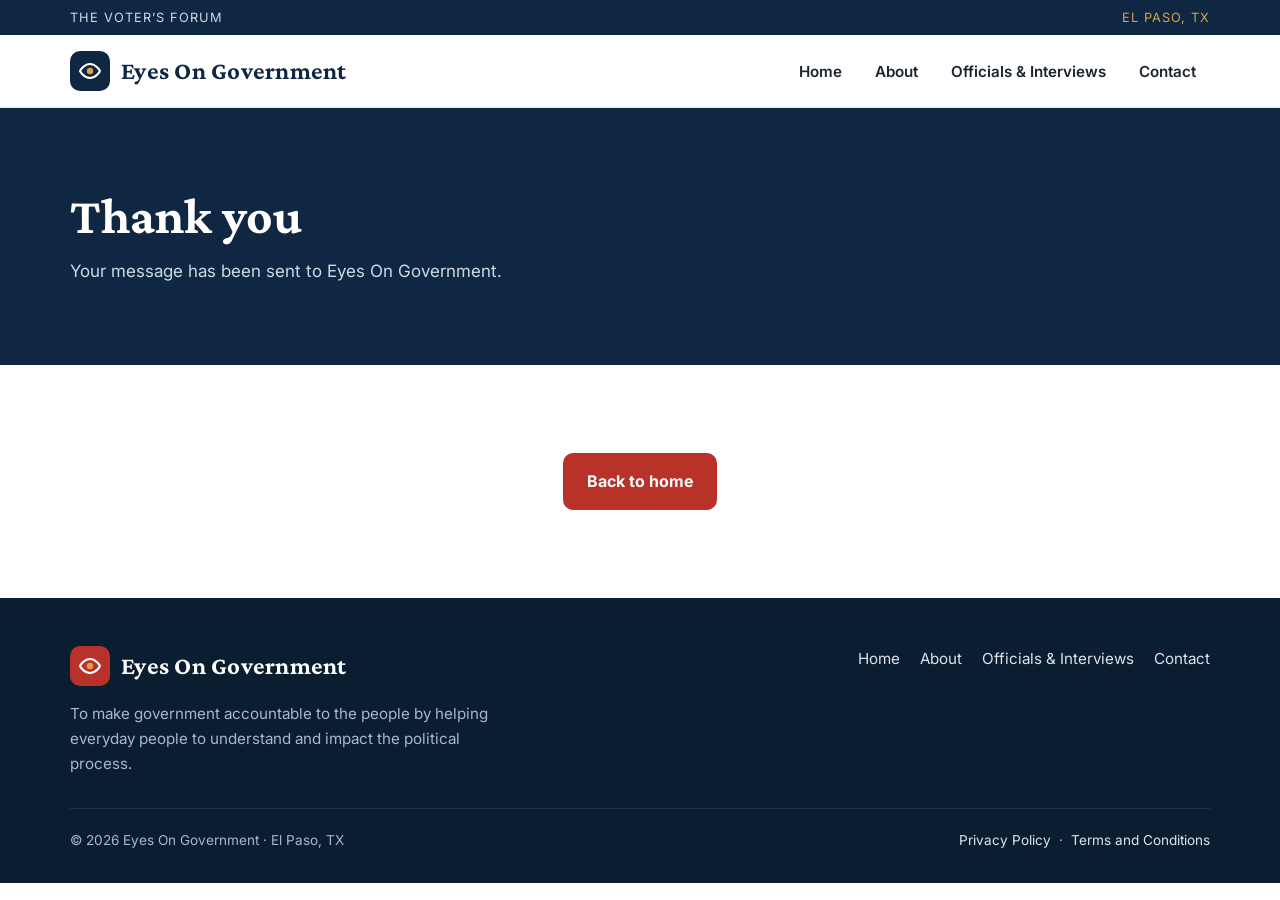
<file: contact/thanks/index.html>
<!doctype html>
<html lang="en">
<head>
<meta charset="utf-8">
<meta name="viewport" content="width=device-width, initial-scale=1">
<title>Message sent | Eyes On Government</title>
<meta name="description" content="A voter&#x27;s resource for election contests from the national to local level. Learn the issues and the candidate&#x27;s positions on recorded forums">
<meta name="robots" content="noindex">
<link rel="canonical" href="https://eyesongovernment.com/contact/thanks/">
<meta property="og:type" content="website">
<meta property="og:site_name" content="Eyes On Government">
<meta property="og:title" content="Message sent | Eyes On Government">
<meta property="og:description" content="A voter&#x27;s resource for election contests from the national to local level. Learn the issues and the candidate&#x27;s positions on recorded forums">
<meta property="og:url" content="https://eyesongovernment.com/contact/thanks/">
<meta property="og:image" content="https://eyesongovernment.com/assets/img/joe-oliva.jpg">
<meta name="twitter:card" content="summary_large_image">
<meta name="theme-color" content="#0f2742">
<link rel="icon" href="/favicon.svg" type="image/svg+xml">
<link rel="preconnect" href="https://fonts.googleapis.com">
<link rel="preconnect" href="https://fonts.gstatic.com" crossorigin>
<link rel="stylesheet" href="https://fonts.googleapis.com/css2?family=Crimson+Pro:wght@600;700&family=Inter:wght@400;600;700&display=swap">
<link rel="stylesheet" href="/assets/css/styles.css">
<script type="application/ld+json">{"@context": "https://schema.org", "@type": "NewsMediaOrganization", "name": "Eyes On Government", "url": "https://eyesongovernment.com/", "founder": {"@type": "Person", "name": "Joe Oliva", "jobTitle": "Reporter, Journalist, and Founder of Eyes on Government"}, "address": {"@type": "PostalAddress", "addressLocality": "El Paso", "addressRegion": "TX", "addressCountry": "US"}}</script>
</head>
<body>
<a class="skip-link" href="#main">Skip to content</a>
<div class="topbar"><div class="container"><span>The Voter&rsquo;s Forum</span><span>El Paso, TX</span></div></div>
<header class="site-header">
  <div class="container">
    <a class="brand" href="/" aria-label="Eyes On Government, home"><span class="brand-mark"><svg width="24" height="24" viewBox="0 0 24 24" fill="none" aria-hidden="true"><path d="M2 12s3.6-7 10-7 10 7 10 7-3.6 7-10 7S2 12 2 12Z" stroke="#fff" stroke-width="2"/><circle cx="12" cy="12" r="3.2" fill="#d9a441"/></svg></span><span class="brand-name">Eyes On Government</span></a>
    <button class="nav-toggle" aria-controls="primary-nav" aria-expanded="false"><span class="sr-only">Menu</span><svg width="22" height="22" viewBox="0 0 24 24" fill="none" stroke="#0f2742" stroke-width="2" aria-hidden="true"><path d="M3 6h18M3 12h18M3 18h18"/></svg></button>
    <nav class="nav" id="primary-nav" aria-label="Primary"><ul><li><a href="/">Home</a></li><li><a href="/about-eyes-on-government/">About</a></li><li><a href="/officials-interviews/">Officials &amp; Interviews</a></li><li><a href="/contact/">Contact</a></li></ul></nav>
  </div>
</header>
<main id="main">

<div class="page-hero"><div class="container"><h1>Thank you</h1><p>Your message has been sent to Eyes On Government.</p></div></div>
<section><div class="narrow" style="text-align:center"><a class="btn btn-primary" href="/">Back to home</a></div></section>

</main>
<footer class="site-footer">
  <div class="container">
    <div class="footer-grid">
      <div><a class="brand" href="/"><span class="brand-mark"><svg width="24" height="24" viewBox="0 0 24 24" fill="none" aria-hidden="true"><path d="M2 12s3.6-7 10-7 10 7 10 7-3.6 7-10 7S2 12 2 12Z" stroke="#fff" stroke-width="2"/><circle cx="12" cy="12" r="3.2" fill="#d9a441"/></svg></span><span class="brand-name">Eyes On Government</span></a>
      <p style="max-width:42ch;margin:.9rem 0 0">To make government accountable to the people by helping everyday people to understand and impact the political process.</p></div>
      <nav aria-label="Footer"><ul><li><a href="/">Home</a></li><li><a href="/about-eyes-on-government/">About</a></li><li><a href="/officials-interviews/">Officials &amp; Interviews</a></li><li><a href="/contact/">Contact</a></li></ul></nav>
    </div>
    <!-- Social links: the original site only linked to generic homepages (facebook.com, twitter.com, instagram.com, linkedin.com, pinterest.com), not real profiles. Add real profile URLs here when the client provides them. -->
    <div class="footer-bottom"><span>&copy; 2026 Eyes On Government &middot; El Paso, TX</span><span><a href="/privacy/">Privacy Policy</a> &nbsp;&middot;&nbsp; <a href="/terms/">Terms and Conditions</a></span></div>
  </div>
</footer>
<script src="/assets/js/main.js" defer></script>
</body>
</html>
</file>
<file: assets/css/styles.css>
:root{
  --navy:#0f2742;--navy-2:#163a5f;--ink:#1c2430;--muted:#5a6676;--line:#e3e7ed;
  --bg:#f7f8fa;--white:#fff;--accent:#b8322a;--accent-2:#d9a441;--focus:#2b7bd8;
  --radius:14px;--shadow:0 10px 30px rgba(15,39,66,.10);
  --serif:"Crimson Pro",Georgia,"Times New Roman",serif;
  --sans:"Inter",system-ui,-apple-system,"Segoe UI",Roboto,Arial,sans-serif;
}
*{box-sizing:border-box}
html{scroll-behavior:smooth}
body{margin:0;font-family:var(--sans);color:var(--ink);background:var(--white);line-height:1.65;font-size:17px;-webkit-font-smoothing:antialiased}
img{max-width:100%;height:auto;display:block}
a{color:var(--navy-2)}
a:hover{color:var(--accent)}
:focus-visible{outline:3px solid var(--focus);outline-offset:2px;border-radius:4px}
.container{width:min(1140px,100% - 2.5rem);margin-inline:auto}
.narrow{width:min(760px,100% - 2.5rem);margin-inline:auto}
.skip-link{position:absolute;left:-999px;top:0;background:var(--navy);color:#fff;padding:.6rem 1rem;z-index:100}
.skip-link:focus{left:1rem;top:1rem}
.sr-only{position:absolute;width:1px;height:1px;padding:0;margin:-1px;overflow:hidden;clip:rect(0,0,0,0);border:0}

/* Header */
.topbar{background:var(--navy);color:#cfd9e6;font-size:.8rem;letter-spacing:.08em;text-transform:uppercase}
.topbar .container{display:flex;justify-content:space-between;gap:1rem;padding:.45rem 0}
.topbar span:last-child{color:var(--accent-2)}
.site-header{position:sticky;top:0;z-index:50;background:rgba(255,255,255,.96);backdrop-filter:saturate(1.4) blur(8px);border-bottom:1px solid var(--line)}
.site-header .container{display:flex;align-items:center;justify-content:space-between;min-height:72px}
.brand{display:flex;align-items:center;gap:.7rem;text-decoration:none;color:var(--navy)}
.brand-mark{width:40px;height:40px;border-radius:10px;background:var(--navy);display:grid;place-items:center;flex:none}
.brand-name{font-family:var(--serif);font-size:1.55rem;font-weight:700;letter-spacing:.01em;line-height:1}
.nav ul{list-style:none;margin:0;padding:0;display:flex;gap:.25rem}
.nav a{display:block;padding:.55rem .9rem;border-radius:8px;text-decoration:none;color:var(--ink);font-weight:600;font-size:.95rem}
.nav a:hover{background:var(--bg);color:var(--navy)}
.nav a[aria-current="page"]{color:var(--accent);box-shadow:inset 0 -2px 0 var(--accent);border-radius:0}
.nav-toggle{display:none;background:none;border:1px solid var(--line);border-radius:8px;padding:.5rem .6rem;cursor:pointer}
.nav-toggle svg{display:block}
@media (max-width:760px){
  .nav-toggle{display:block}
  .nav{position:absolute;left:0;right:0;top:100%;background:#fff;border-bottom:1px solid var(--line);display:none}
  .nav.open{display:block}
  .nav ul{flex-direction:column;padding:.5rem 1.25rem 1rem}
  .nav a[aria-current="page"]{box-shadow:inset 3px 0 0 var(--accent)}
}

/* Hero */
.hero{position:relative;color:#fff;isolation:isolate;overflow:hidden;background:var(--navy)}
.hero picture,.hero img.bg{position:absolute;inset:0;width:100%;height:100%;object-fit:cover;z-index:-2}
.hero::after{content:"";position:absolute;inset:0;z-index:-1;background:linear-gradient(100deg,rgba(15,39,66,.94) 0%,rgba(15,39,66,.78) 45%,rgba(15,39,66,.35) 100%)}
.hero .container{padding:clamp(4.5rem,11vw,8.5rem) 0}
.eyebrow{display:inline-block;font-size:.78rem;font-weight:700;letter-spacing:.14em;text-transform:uppercase;color:var(--accent-2);margin-bottom:1rem}
.hero h1{font-family:var(--serif);font-weight:700;font-size:clamp(2.2rem,5.2vw,4rem);line-height:1.08;max-width:17ch;margin:0 0 1.25rem}
.hero p.lead{font-size:clamp(1.05rem,1.6vw,1.25rem);max-width:52ch;color:#dbe4ef;margin:0 0 2rem}
.btn{display:inline-flex;align-items:center;gap:.5rem;padding:.85rem 1.4rem;border-radius:10px;font-weight:700;text-decoration:none;border:2px solid transparent;cursor:pointer;font-size:1rem;font-family:inherit}
.btn-primary{background:var(--accent);color:#fff}
.btn-primary:hover{background:#9c271f;color:#fff}
.btn-ghost{border-color:rgba(255,255,255,.6);color:#fff}
.btn-ghost:hover{background:#fff;color:var(--navy)}
.btn-row{display:flex;flex-wrap:wrap;gap:.8rem}

/* Page header (inner pages) */
.page-hero{background:var(--navy);color:#fff;position:relative;isolation:isolate;overflow:hidden}
.page-hero .container{padding:clamp(3rem,7vw,5rem) 0}
.page-hero h1{font-family:var(--serif);font-size:clamp(2rem,4.4vw,3.2rem);margin:0;line-height:1.1}
.page-hero p{color:#cfd9e6;max-width:60ch;margin:.75rem 0 0}
.page-hero.has-image img{position:absolute;inset:0;width:100%;height:100%;object-fit:cover;z-index:-2}
.page-hero.has-image::after{content:"";position:absolute;inset:0;z-index:-1;background:linear-gradient(0deg,rgba(15,39,66,.9),rgba(15,39,66,.55))}
.crumbs{font-size:.85rem;color:#a9b8ca;margin-bottom:.75rem}
.crumbs a{color:#dbe4ef}

/* Sections */
section{padding:clamp(3.5rem,7vw,5.5rem) 0}
.section-alt{background:var(--bg)}
.section-head{text-align:center;max-width:640px;margin:0 auto 2.5rem}
.section-head h2,h2.title{font-family:var(--serif);font-size:clamp(1.8rem,3.4vw,2.5rem);color:var(--navy);margin:0 0 .5rem;line-height:1.15}
.section-head p{color:var(--muted);margin:0}
.kicker{font-size:.78rem;font-weight:700;letter-spacing:.14em;text-transform:uppercase;color:var(--accent);display:block;margin-bottom:.5rem}

/* Moderator */
.moderator{display:grid;grid-template-columns:minmax(220px,340px) 1fr;gap:clamp(2rem,5vw,4rem);align-items:center;max-width:960px;margin:0 auto}
.moderator figure{margin:0;position:relative}
.moderator img{border-radius:var(--radius);box-shadow:var(--shadow);width:100%;aspect-ratio:10/9;object-fit:cover}
.moderator figure::before{content:"";position:absolute;inset:14px -14px -14px 14px;border:2px solid var(--accent-2);border-radius:var(--radius);z-index:-1}
.moderator h3{font-family:var(--serif);font-size:2.2rem;color:var(--navy);margin:0 0 .25rem}
.moderator .role{color:var(--accent);font-weight:700;margin:0 0 1.25rem}
@media (max-width:700px){.moderator{grid-template-columns:1fr;text-align:center}.moderator figure{max-width:300px;margin:0 auto}}

/* Cards */
.cards{display:grid;grid-template-columns:repeat(auto-fit,minmax(240px,1fr));gap:1.25rem}
.card{background:#fff;border:1px solid var(--line);border-radius:var(--radius);padding:1.6rem;box-shadow:0 1px 2px rgba(0,0,0,.03)}
.card h3{margin:.6rem 0 .4rem;color:var(--navy);font-size:1.15rem}
.card p{margin:0;color:var(--muted)}
.icon{width:44px;height:44px;border-radius:10px;background:#eef3f9;display:grid;place-items:center;color:var(--navy-2)}

/* Prose */
.prose h2{font-family:var(--serif);color:var(--navy);font-size:1.9rem;margin:2rem 0 .75rem}
.prose h3{color:var(--navy);font-size:1.15rem;margin:1.8rem 0 .4rem}
.prose p,.prose li{color:#2c3542}
.prose blockquote{margin:1.5rem 0;padding:1.25rem 1.5rem;border-left:4px solid var(--accent);background:var(--bg);border-radius:0 10px 10px 0;font-size:1.1rem}
.tribute{display:flex;gap:1.25rem;align-items:center;background:var(--bg);border:1px solid var(--line);border-radius:var(--radius);padding:1.25rem;margin-top:2rem}
.tribute img{width:110px;height:110px;border-radius:50%;object-fit:cover;flex:none;filter:grayscale(.15)}
.tribute p{margin:0}
@media (max-width:520px){.tribute{flex-direction:column;text-align:center}}

/* Video */
.video{position:relative;aspect-ratio:16/9;border-radius:var(--radius);overflow:hidden;background:#000;box-shadow:var(--shadow)}
.video iframe,.video img{position:absolute;inset:0;width:100%;height:100%;border:0;object-fit:cover}
.video button{position:absolute;inset:0;border:0;padding:0;background:transparent;cursor:pointer;width:100%;height:100%}
.video .play{position:absolute;left:50%;top:50%;transform:translate(-50%,-50%);width:76px;height:54px;border-radius:14px;background:var(--accent);display:grid;place-items:center;box-shadow:0 6px 20px rgba(0,0,0,.35);transition:transform .2s}
.video button:hover .play{transform:translate(-50%,-50%) scale(1.08)}
.video-caption{margin:.9rem 0 0;font-weight:600;color:var(--navy)}
.video-meta{color:var(--muted);font-size:.9rem;margin:.15rem 0 0}

/* Directory */
.toolbar{display:flex;flex-wrap:wrap;gap:1rem;align-items:end;justify-content:space-between;margin-bottom:2rem}
.search{flex:1 1 320px;max-width:480px}
.search label{display:block;font-weight:700;font-size:.9rem;margin-bottom:.35rem;color:var(--navy)}
.search input{width:100%;padding:.8rem 1rem .8rem 2.6rem;border:1px solid #c9d2dd;border-radius:10px;font-size:1rem;font-family:inherit;background:#fff url("data:image/svg+xml,%3Csvg xmlns='http://www.w3.org/2000/svg' width='18' height='18' fill='none' stroke='%235a6676' stroke-width='2' viewBox='0 0 24 24'%3E%3Ccircle cx='11' cy='11' r='7'/%3E%3Cpath d='m20 20-3.5-3.5'/%3E%3C/svg%3E") no-repeat .85rem center}
.count{color:var(--muted);font-size:.95rem}
.state-group{margin-bottom:2.5rem}
.state-group>h2{font-family:var(--serif);color:var(--navy);font-size:1.8rem;border-bottom:2px solid var(--navy);padding-bottom:.4rem;margin:0 0 1.25rem;display:flex;align-items:baseline;gap:.6rem}
.state-group>h2 small{font-family:var(--sans);font-size:.8rem;font-weight:700;color:#fff;background:var(--navy);padding:.15rem .5rem;border-radius:6px}
.city{background:#fff;border:1px solid var(--line);border-radius:var(--radius);padding:1.5rem;margin-bottom:1.25rem}
.city-head{display:flex;flex-wrap:wrap;justify-content:space-between;gap:.5rem;align-items:baseline;margin-bottom:1rem}
.city-head h3{margin:0;font-size:1.35rem;color:var(--navy)}
.city h4{font-size:.8rem;letter-spacing:.12em;text-transform:uppercase;color:var(--accent);margin:1.25rem 0 .6rem}
.list{list-style:none;margin:0;padding:0;display:grid;gap:.75rem}
.item{display:grid;grid-template-columns:160px 1fr;gap:1rem;align-items:center;padding:.75rem;border:1px solid var(--line);border-radius:10px}
.item img{border-radius:8px;aspect-ratio:16/9;object-fit:cover;width:100%}
.item a{font-weight:700;text-decoration:none}
.item p{margin:.15rem 0 0;color:var(--muted);font-size:.92rem}
@media (max-width:520px){.item{grid-template-columns:1fr}}
.placeholder{border:2px dashed #d9a441;background:#fff9ec;color:#6b4e12;border-radius:10px;padding:.8rem 1rem;font-size:.95rem}
.placeholder strong{color:#6b4e12}
.empty{text-align:center;color:var(--muted);padding:2rem}

/* Contact */
.contact-grid{display:grid;grid-template-columns:1fr 1.2fr;gap:clamp(2rem,5vw,4rem)}
@media (max-width:820px){.contact-grid{grid-template-columns:1fr}}
.form{background:#fff;border:1px solid var(--line);border-radius:var(--radius);padding:clamp(1.25rem,3vw,2rem);box-shadow:var(--shadow)}
.field{margin-bottom:1.1rem}
.field label{display:block;font-weight:700;font-size:.92rem;margin-bottom:.35rem;color:var(--navy)}
.field input,.field textarea{width:100%;padding:.8rem 1rem;border:1px solid #c9d2dd;border-radius:10px;font:inherit;background:#fff}
.field textarea{min-height:170px;resize:vertical}
.req{color:var(--accent)}
.hidden{display:none}
.map{margin-top:0;padding:0}
.map iframe{width:100%;height:420px;border:0;display:block;filter:grayscale(.2)}

/* CTA band */
.cta{background:linear-gradient(120deg,var(--navy),var(--navy-2));color:#fff;border-radius:20px;padding:clamp(2rem,5vw,3.5rem);display:flex;flex-wrap:wrap;gap:1.5rem;align-items:center;justify-content:space-between}
.cta h2{font-family:var(--serif);font-size:clamp(1.6rem,3vw,2.2rem);margin:0 0 .4rem}
.cta p{margin:0;color:#cfd9e6;max-width:56ch}

/* Footer */
.site-footer{background:#0b1d31;color:#a9b8ca;padding:3rem 0 2rem;font-size:.95rem}
.footer-grid{display:flex;flex-wrap:wrap;gap:2rem;justify-content:space-between;align-items:flex-start}
.site-footer .brand{color:#fff}
.site-footer .brand-mark{background:var(--accent)}
.site-footer ul{list-style:none;margin:0;padding:0;display:flex;flex-wrap:wrap;gap:1.25rem}
.site-footer a{color:#dbe4ef;text-decoration:none}
.site-footer a:hover{color:#fff;text-decoration:underline}
.footer-bottom{border-top:1px solid rgba(255,255,255,.1);margin-top:2rem;padding-top:1.25rem;display:flex;flex-wrap:wrap;gap:1rem;justify-content:space-between;font-size:.85rem}
@media (prefers-reduced-motion:reduce){*{scroll-behavior:auto!important;transition:none!important}}

/* Native (self-hosted) video */
.native-video{border-radius:var(--radius);overflow:hidden;background:#000;box-shadow:var(--shadow);aspect-ratio:4/3}
.native-video video{display:block;width:100%;height:100%;object-fit:contain;background:#000}
.intro-band{background:var(--white);border-bottom:1px solid var(--line)}
.intro-grid{display:grid;grid-template-columns:minmax(0,1.05fr) minmax(0,1fr);gap:clamp(1.75rem,4vw,3.5rem);align-items:center}
.intro-copy h2{font-family:var(--serif);color:var(--navy);font-size:clamp(1.7rem,3vw,2.4rem);line-height:1.15;margin:0 0 1rem}
.intro-copy blockquote{margin:0 0 1rem;padding:.9rem 1.2rem;border-left:4px solid var(--accent-2);background:var(--bg);border-radius:0 10px 10px 0;font-style:italic;color:#2c3542}
.intro-copy p{color:#2c3542}
.intro-copy .btn-row{margin:1.25rem 0 .5rem}
@media (max-width:860px){.intro-grid{grid-template-columns:1fr}}
.forum-section .section-head h2{font-size:clamp(1.45rem,2.8vw,2.1rem)}
.video-description{margin:1.1rem 0 0;color:#2c3542}
.chapters-title{font-size:.8rem;letter-spacing:.12em;text-transform:uppercase;color:var(--accent);margin:1.4rem 0 .5rem}
.chapters{list-style:none;margin:0;padding:0;display:flex;flex-wrap:wrap;gap:.6rem}
.chapter{font:inherit;font-size:.95rem;font-weight:600;color:var(--navy);background:#eef3f9;border:1px solid #d3deea;border-radius:999px;padding:.5rem 1rem;cursor:pointer}
.chapter:hover{background:var(--navy);color:#fff}
.forum-section{scroll-margin-top:90px}

/* 16:9 home intro (branded) */
.native-video.is-16x9{aspect-ratio:16/9}
.intro-grid{grid-template-columns:minmax(0,1.45fr) minmax(0,1fr)}
.intro-copy h2{font-size:clamp(1.6rem,2.6vw,2.15rem)}
.intro-copy blockquote{font-size:1.02rem}
.featured-special{border-top:1px solid var(--line);margin-top:1.25rem;padding-top:1.1rem}
.special-label{display:block;font-size:.75rem;font-weight:700;letter-spacing:.12em;text-transform:uppercase;color:var(--muted);margin-bottom:.35rem}
.featured-special p{margin:0 0 .25rem}
.featured-special .btn-row{margin:.9rem 0 .4rem}
@media (max-width:980px){.intro-grid{grid-template-columns:1fr}}
</file>
